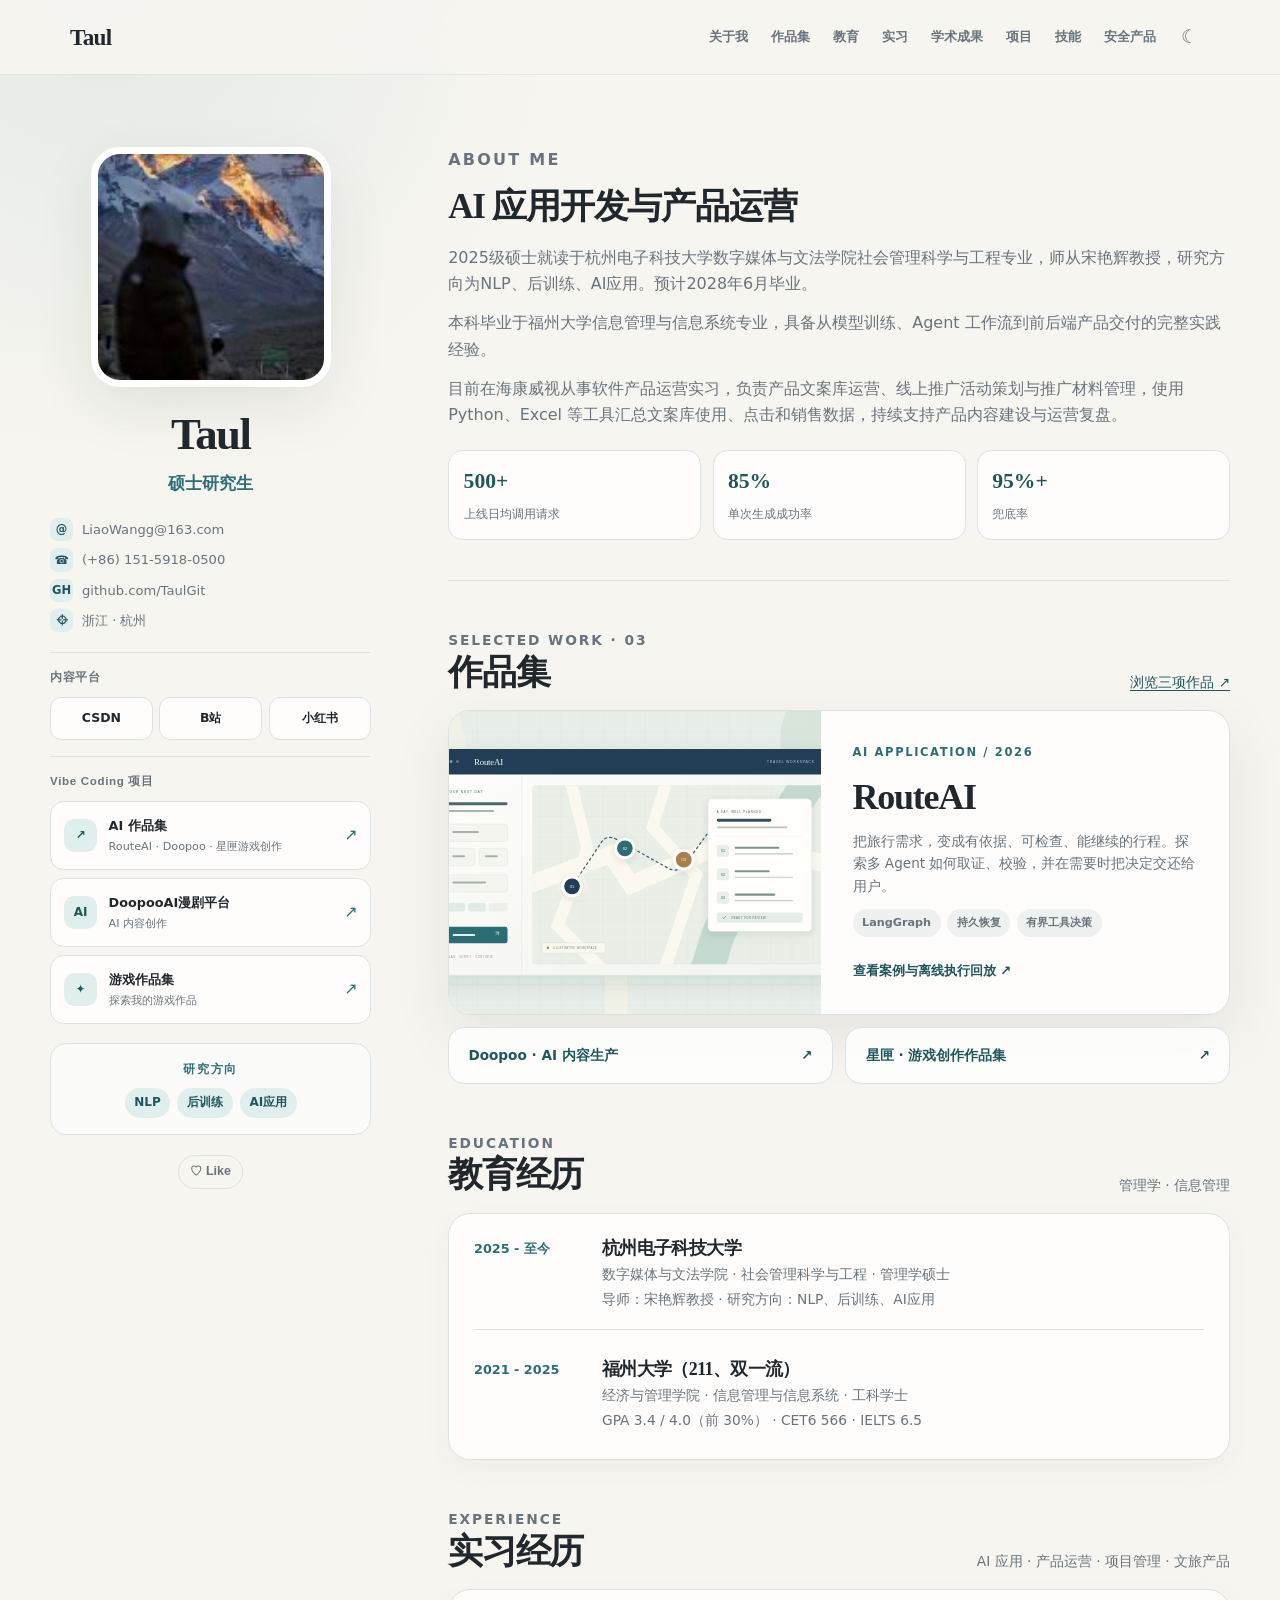
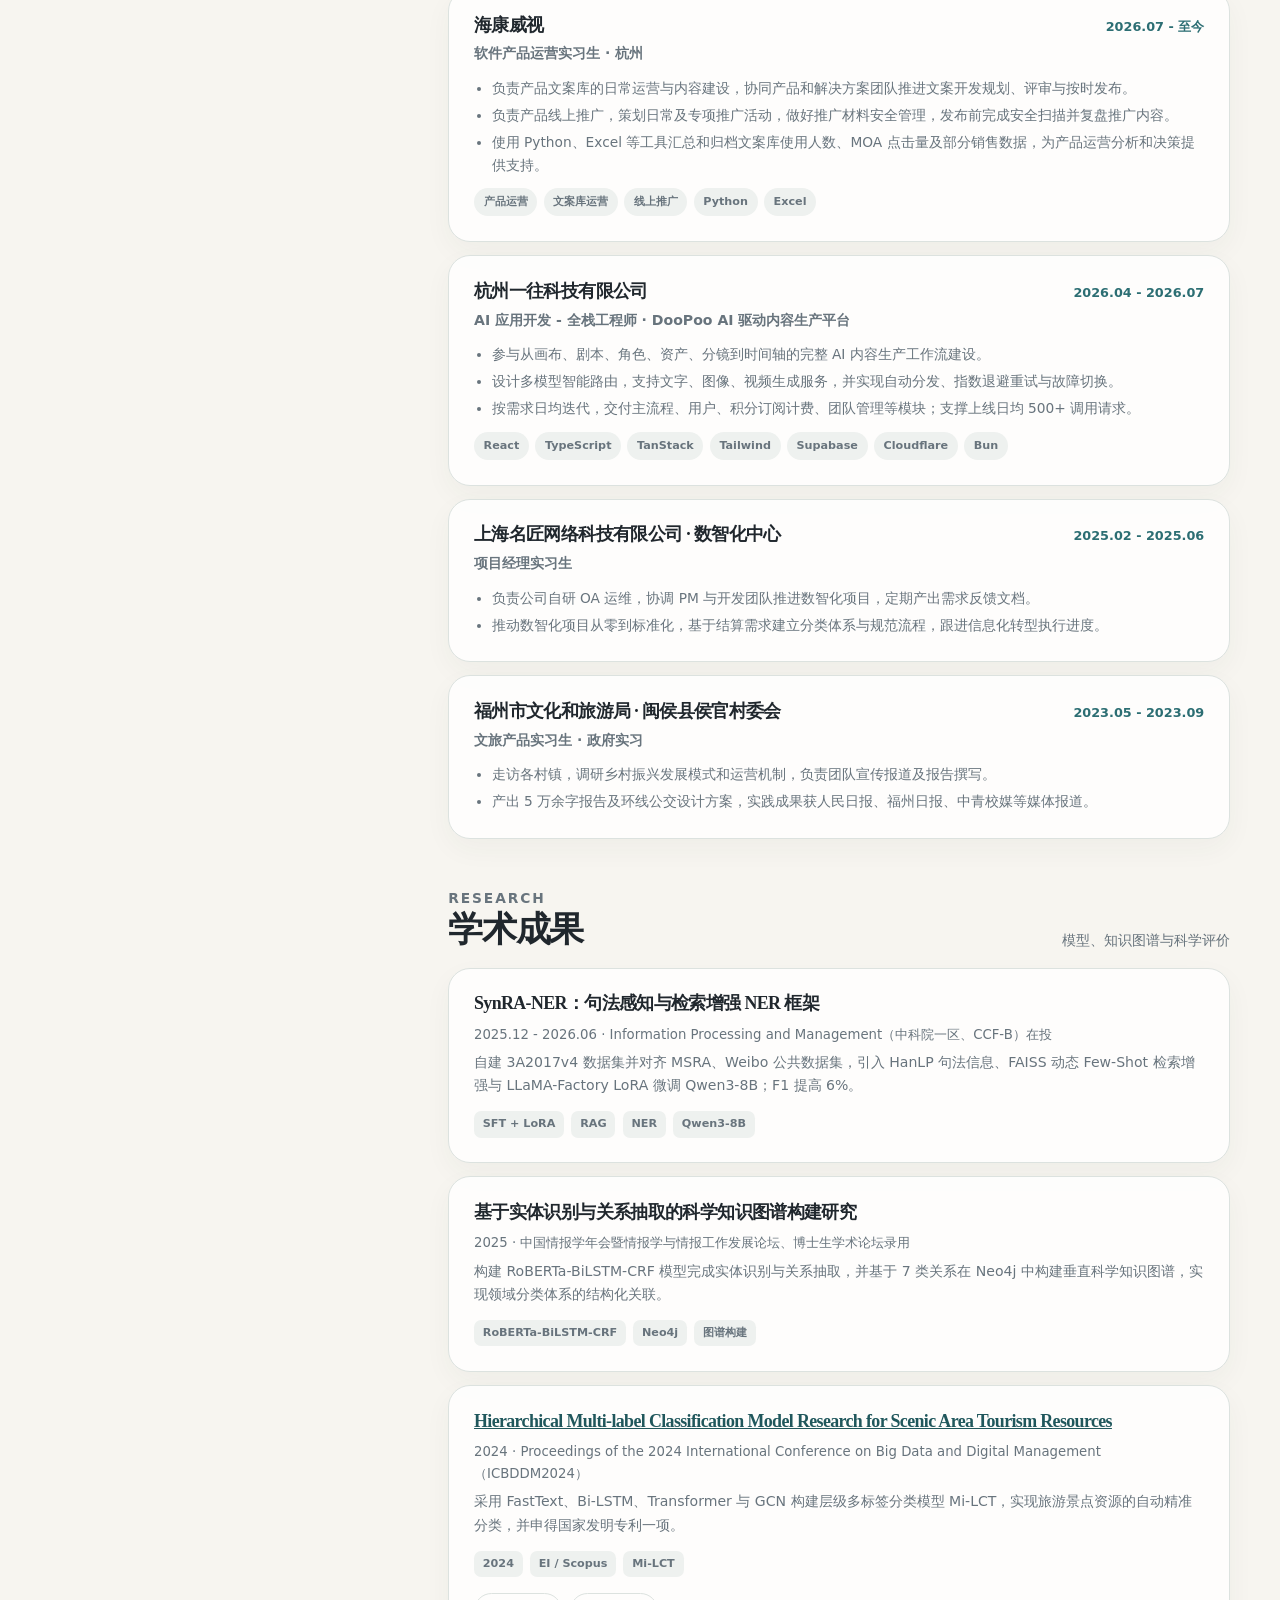
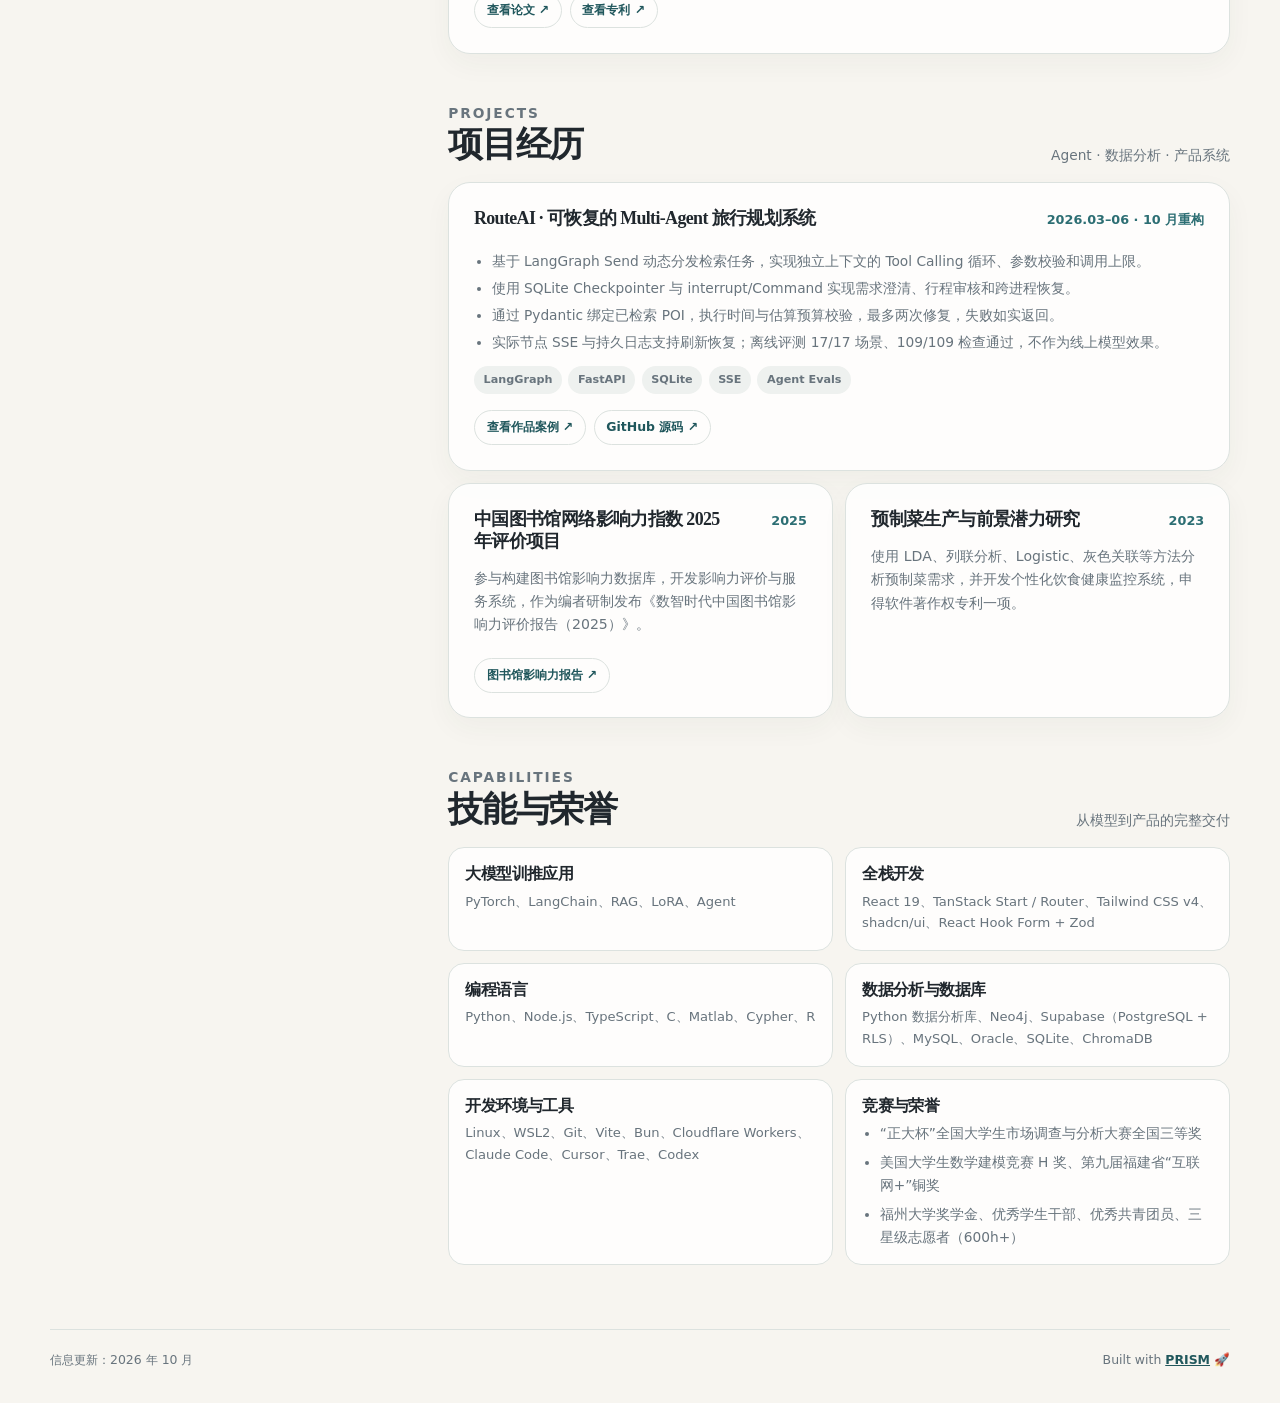
<file: index.html>
<!doctype html>
<html lang="zh-CN" data-theme="light">
  <head>
    <meta charset="UTF-8" />
    <meta name="viewport" content="width=device-width, initial-scale=1.0" />
    <meta name="description" content="Taul 的个人主页：NLP、后训练、AI应用与产品实践。" />
    <meta name="author" content="Taul" />
    <meta name="theme-color" content="#f7f5f0" />
    <link rel="icon" href="favicon.svg" type="image/svg+xml" />
    <link rel="alternate icon" href="profile.png" type="image/png" />
    <title>Taul · AI 应用与产品运营</title>
    <style>
      :root {
        color-scheme: light;
        --bg: #f7f5f0;
        --surface: rgba(255, 255, 255, 0.84);
        --surface-strong: #ffffff;
        --text: #20272d;
        --muted: #68747d;
        --faint: #eef1ef;
        --line: #dce2df;
        --accent: #2c6e73;
        --accent-strong: #20575c;
        --accent-soft: #e0efed;
        --warm: #9a6840;
        --shadow: 0 20px 60px rgba(34, 52, 49, 0.09);
        --radius: 22px;
      }

      html[data-theme="dark"] {
        color-scheme: dark;
        --bg: #17201f;
        --surface: rgba(31, 43, 42, 0.9);
        --surface-strong: #202c2b;
        --text: #edf3f0;
        --muted: #b4c1bd;
        --faint: #263533;
        --line: #3a4a47;
        --accent: #8ac9c3;
        --accent-strong: #b8e2dc;
        --accent-soft: #284c4a;
        --warm: #e0ad7d;
        --shadow: 0 20px 60px rgba(0, 0, 0, 0.2);
      }

      * { box-sizing: border-box; }
      html { scroll-behavior: smooth; }
      body {
        margin: 0;
        min-width: 320px;
        background: radial-gradient(circle at 8% 0%, rgba(125, 178, 171, 0.16), transparent 28rem), var(--bg);
        color: var(--text);
        font-family: Inter, "PingFang SC", "Microsoft YaHei", ui-sans-serif, system-ui, sans-serif;
        line-height: 1.65;
        transition: background-color 180ms ease, color 180ms ease;
      }

      a { color: inherit; }
      a:focus-visible, button:focus-visible { outline: 3px solid var(--accent); outline-offset: 3px; }
      .skip-link { position: fixed; left: 1rem; top: -5rem; z-index: 100; padding: .65rem .9rem; border-radius: .65rem; background: var(--accent); color: #fff; text-decoration: none; }
      .skip-link:focus { top: 1rem; }

      .site-header {
        position: sticky;
        top: 0;
        z-index: 20;
        border-bottom: 1px solid color-mix(in srgb, var(--line) 70%, transparent);
        background: color-mix(in srgb, var(--bg) 86%, transparent);
        backdrop-filter: blur(18px);
      }

      .nav { display: flex; align-items: center; justify-content: space-between; max-width: 1180px; min-height: 4.6rem; margin: 0 auto; padding: 0 1.25rem; }
      .brand { color: var(--text); font-family: Georgia, "Songti SC", "SimSun", serif; font-size: 1.45rem; font-weight: 700; letter-spacing: -.03em; text-decoration: none; }
      .nav-actions, .nav-links { display: flex; align-items: center; gap: .2rem; }
      .nav-links a, .icon-button, .menu-button { border: 0; border-radius: .75rem; color: var(--muted); background: transparent; cursor: pointer; font: inherit; text-decoration: none; transition: color 160ms ease, background 160ms ease; }
      .nav-links a { padding: .55rem .62rem; font-size: .82rem; font-weight: 700; }
      .nav-links a:hover, .icon-button:hover, .menu-button:hover { color: var(--accent-strong); background: var(--accent-soft); }
      .icon-button, .menu-button { display: inline-grid; width: 2.55rem; height: 2.55rem; place-items: center; font-size: 1.15rem; }
      .menu-button { display: none; }
      .mobile-links { display: none; max-width: 1180px; margin: 0 auto; padding: 0 1.25rem 1rem; }
      .mobile-links.is-open { display: grid; gap: .2rem; }
      .mobile-links a { padding: .7rem .8rem; border-radius: .7rem; color: var(--muted); text-decoration: none; }
      .mobile-links a:hover { background: var(--accent-soft); color: var(--accent-strong); }

      .page { width: min(100% - 2.5rem, 1180px); margin: 0 auto; padding: 4.5rem 0 2rem; }
      .hero { display: grid; grid-template-columns: minmax(230px, .74fr) minmax(0, 1.8fr); gap: clamp(2.5rem, 6vw, 5.5rem); align-items: start; }
      .profile { text-align: center; }
      .avatar { display: block; width: min(100%, 15rem); height: auto; aspect-ratio: 1; margin: 0 auto 1.35rem; border: .45rem solid var(--surface-strong); border-radius: 1.8rem; box-shadow: var(--shadow); object-fit: cover; object-position: center top; }
      h1, h2, h3 { margin: 0; font-family: Georgia, "Songti SC", "SimSun", serif; letter-spacing: -.035em; line-height: 1.2; }
      h1 { font-size: clamp(2rem, 4vw, 2.8rem); }
      h2 { font-size: clamp(1.65rem, 3vw, 2.2rem); }
      h3 { font-size: 1.12rem; }
      .profile-title { margin: .48rem 0 .12rem; color: var(--accent); font-size: 1.05rem; font-weight: 800; }
      .profile-institution, .muted { color: var(--muted); }

      .contact-list { display: grid; gap: .45rem; margin: 1.3rem 0 1.25rem; text-align: left; }
      .contact-list a { display: flex; align-items: center; gap: .55rem; color: var(--muted); font-size: .82rem; text-decoration: none; overflow-wrap: anywhere; }
      .contact-list a:hover { color: var(--accent-strong); }
      .contact-icon { display: inline-grid; width: 1.45rem; height: 1.45rem; flex: 0 0 1.45rem; place-items: center; border-radius: .45rem; background: var(--accent-soft); color: var(--accent-strong); font-size: .72rem; font-weight: 800; }
      .profile-links { display: grid; gap: 1rem; margin: 1.2rem 0; text-align: left; }
      .link-group { padding-top: 1rem; border-top: 1px solid var(--line); }
      .link-heading { margin: 0 0 .65rem; color: var(--muted); font: 700 .72rem/1.5 Inter, "PingFang SC", sans-serif; letter-spacing: .06em; }
      .social-links { display: grid; grid-template-columns: repeat(3, minmax(0, 1fr)); gap: .4rem; }
      .social-link { display: flex; min-height: 2.7rem; align-items: center; justify-content: center; border: 1px solid var(--line); border-radius: .7rem; background: var(--surface); color: var(--text); font-size: .78rem; font-weight: 700; text-decoration: none; transition: background 160ms ease, border-color 160ms ease; }
      .social-link:hover, .work-link:hover { border-color: var(--accent); background: var(--accent-soft); }
      .work-links { display: grid; gap: .5rem; }
      .work-link { display: flex; align-items: center; gap: .7rem; padding: .8rem; border: 1px solid var(--line); border-radius: .85rem; background: var(--surface); text-decoration: none; transition: background 160ms ease, border-color 160ms ease; }
      .work-symbol { display: grid; width: 2.1rem; height: 2.1rem; flex: 0 0 2.1rem; place-items: center; border-radius: .65rem; background: var(--accent-soft); color: var(--accent-strong); font-size: .75rem; font-weight: 800; }
      .work-copy { min-width: 0; }
      .work-copy strong { display: block; font-size: .8rem; }
      .work-copy small { display: block; margin-top: .12rem; color: var(--muted); font-size: .7rem; }
      .link-arrow { margin-left: auto; color: var(--accent); }
      .interest-box { padding: 1rem; border: 1px solid var(--line); border-radius: 1rem; background: color-mix(in srgb, var(--surface) 72%, transparent); }
      .eyebrow { margin: 0 0 .55rem; color: var(--accent); font-size: .72rem; font-weight: 800; letter-spacing: .14em; text-transform: uppercase; }
      .tags { display: flex; flex-wrap: wrap; justify-content: center; gap: .45rem; }
      .tag, .chip { padding: .3rem .6rem; border-radius: 999px; background: var(--accent-soft); color: var(--accent-strong); font-size: .75rem; font-weight: 700; }
      .content { min-width: 0; }
      .intro { max-width: 52rem; padding-bottom: 2.5rem; border-bottom: 1px solid var(--line); }
      .intro h2 { margin-bottom: 1.05rem; }
      .intro p { margin: 0 0 .8rem; color: var(--muted); font-size: 1rem; }
      .intro a, .card a, .publication a, .project a, .cv-card a { color: var(--accent-strong); font-weight: 700; }

      .metrics { display: grid; grid-template-columns: repeat(3, 1fr); gap: .7rem; margin-top: 1.35rem; }
      .metric { padding: .8rem .9rem; border: 1px solid var(--line); border-radius: .9rem; background: var(--surface); }
      .metric strong { display: block; color: var(--accent-strong); font-family: Georgia, "Songti SC", serif; font-size: 1.35rem; }
      .metric span { color: var(--muted); font-size: .75rem; }

      .section { padding-top: 3rem; scroll-margin-top: 6rem; }
      .section-heading { display: flex; align-items: end; justify-content: space-between; gap: 1rem; margin-bottom: 1rem; }
      .section-heading p { margin: 0; color: var(--muted); font-size: .86rem; }
      .card, .publication, .project, .cv-card { padding: clamp(1.15rem, 2.5vw, 1.55rem); border: 1px solid var(--line); border-radius: var(--radius); background: var(--surface); box-shadow: 0 10px 28px rgba(40, 60, 56, .045); }
      .card + .card, .publication + .publication, .project + .project { margin-top: .8rem; }
      .card-heading { display: flex; justify-content: space-between; gap: 1rem; align-items: baseline; }
      .card-heading h3 { max-width: 75%; }
      .date { flex: 0 0 auto; color: var(--accent); font-size: .8rem; font-weight: 800; white-space: nowrap; }
      .role { margin: .25rem 0 .6rem; color: var(--warm); font-size: .87rem; font-weight: 800; }
      .card p, .card ul, .publication p, .project p, .cv-card p { color: var(--muted); font-size: .88rem; }
      .card p, .publication p, .project p { margin: .35rem 0; }
      .bullet-list { display: grid; gap: .28rem; margin: .7rem 0 0; padding-left: 1.1rem; }
      .bullet-list li { color: var(--muted); font-size: .86rem; }
      .bullet-list strong { color: var(--text); }
      .stack { display: flex; flex-wrap: wrap; gap: .4rem; margin-top: .75rem; }
      .chip { background: var(--faint); color: var(--muted); font-size: .7rem; }

      .education-list { display: grid; gap: .8rem; }
      .education-item { display: grid; grid-template-columns: 7rem 1fr; gap: 1rem; padding: 1rem 0; border-bottom: 1px solid var(--line); }
      .education-item:first-child { padding-top: 0; }
      .education-item:last-child { border-bottom: 0; padding-bottom: 0; }
      .education-year { color: var(--accent); font-size: .8rem; font-weight: 800; }
      .education-item h3 { margin-bottom: .2rem; }
      .education-item p { margin: .15rem 0; color: var(--muted); font-size: .86rem; }

      .publication h3, .project h3 { margin-bottom: .55rem; }
      .publication .authors, .publication .venue, .project .project-meta { margin: .25rem 0; color: var(--muted); font-size: .83rem; }
      .publication .venue { font-style: italic; }
      .publication-meta { display: flex; flex-wrap: wrap; gap: .45rem; margin-top: .85rem; }
      .year, .type { padding: .25rem .55rem; border-radius: .45rem; background: var(--faint); color: var(--muted); font-size: .7rem; font-weight: 700; }
      .publication-action { display: flex; flex-wrap: wrap; gap: .5rem; margin-top: 1rem; }
      .pill-link, .like-button { display: inline-flex; align-items: center; gap: .45rem; min-height: 2.15rem; padding: .38rem .72rem; border: 1px solid var(--line); border-radius: 999px; color: var(--muted); background: transparent; font-size: .78rem; font-weight: 800; text-decoration: none; }
      .pill-link:hover { border-color: var(--accent); color: var(--accent-strong); }

      .two-col > .project { display: flex; flex-direction: column; margin-top: 0; }
      .two-col > .project .publication-action { margin-top: auto; padding-top: 1rem; }
      .project + .two-col { margin-top: .8rem; }
      .two-col { display: grid; grid-template-columns: 1fr 1fr; gap: .8rem; }
      .portfolio-feature { display: grid; grid-template-columns: 1fr 1.1fr; overflow: hidden; border: 1px solid var(--line); border-radius: var(--radius); background: var(--surface); text-decoration: none; box-shadow: var(--shadow); transition: border-color 180ms ease, transform 180ms ease; }
      .portfolio-feature:hover { border-color: var(--accent); transform: translateY(-3px); }
      .portfolio-feature img { width: 100%; height: 100%; min-height: 240px; object-fit: cover; background: #e8eeeb; }
      .portfolio-feature-copy { display: flex; flex-direction: column; align-items: start; padding: clamp(1.3rem, 3vw, 2rem); }
      .portfolio-feature-copy h3 { font-size: clamp(1.7rem, 3vw, 2.25rem); margin: .35rem 0 .65rem; }
      .portfolio-feature-copy > p:not(.eyebrow) { margin: 0; color: var(--muted); font-size: .85rem; }
      .portfolio-feature-copy .portfolio-link { margin-top: auto; padding-top: 1.4rem; color: var(--accent-strong); font-size: .83rem; font-weight: 800; }
      .portfolio-shortcuts { display: grid; grid-template-columns: 1fr 1fr; gap: .8rem; margin-top: .8rem; }
      .portfolio-shortcuts a { display: flex; justify-content: space-between; align-items: center; gap: 1rem; padding: 1rem 1.2rem; border: 1px solid var(--line); border-radius: 1rem; background: var(--surface); color: var(--accent-strong); text-decoration: none; font-size: .85rem; font-weight: 700; }
      .portfolio-shortcuts a:hover { background: var(--accent-soft); border-color: var(--accent); }
      .skills-grid { display: grid; grid-template-columns: repeat(2, 1fr); gap: .75rem; }
      .skill-group { padding: 1rem; border: 1px solid var(--line); border-radius: 1rem; background: var(--surface); }
      .skill-group h3 { margin-bottom: .45rem; font-size: 1rem; }
      .skill-group p { margin: 0; color: var(--muted); font-size: .82rem; }
      .honors { margin: 0; padding-left: 1.1rem; color: var(--muted); font-size: .86rem; }
      .honors li + li { margin-top: .4rem; }

      .like-button { margin-top: 1.25rem; cursor: pointer; }
      .like-button:hover, .like-button[aria-pressed="true"] { border-color: #c06b71; color: #a84e58; background: color-mix(in srgb, #f5d9db 32%, transparent); }
      footer { display: flex; flex-wrap: wrap; justify-content: space-between; gap: .7rem; margin-top: 4rem; padding-top: 1.25rem; border-top: 1px solid var(--line); color: var(--muted); font-size: .78rem; }
      footer a { color: var(--accent-strong); font-weight: 700; }

      @media (max-width: 900px) {
        .nav-links a { padding-inline: .45rem; font-size: .76rem; }
        .hero { grid-template-columns: minmax(210px, .68fr) minmax(0, 1.5fr); gap: 2.5rem; }
      }
      @media (max-width: 760px) {
        .nav-links { display: none; }
        .menu-button { display: inline-grid; }
        .page { width: min(100% - 1.5rem, 1180px); padding-top: 2.5rem; }
        .hero { grid-template-columns: 1fr; gap: 2.5rem; }
        .profile { position: static; }
        .profile .avatar { width: 12rem; }
        .contact-list, .profile-links, .interest-box { width: 100%; max-width: 26rem; margin-left: auto; margin-right: auto; }
        .intro { padding-bottom: 2rem; }
        .two-col, .skills-grid { grid-template-columns: 1fr; }
        .portfolio-feature { grid-template-columns: 1fr; }
        .portfolio-feature img { min-height: 0; height: auto; aspect-ratio: 16 / 10; }
        .portfolio-shortcuts { grid-template-columns: 1fr; }
      }
      @media (max-width: 480px) {
        .metrics { grid-template-columns: 1fr; }
        .education-item { grid-template-columns: 1fr; gap: .15rem; }
        .card-heading { display: block; }
        .card-heading h3 { max-width: none; }
        .date { display: block; margin-top: .3rem; }
      }
      @media (prefers-reduced-motion: reduce) {
        html { scroll-behavior: auto; }
        *, *::before, *::after { transition-duration: .01ms !important; }
      }
    </style>
  </head>
  <body>
    <a class="skip-link" href="#main-content">跳到主要内容</a>
    <header class="site-header">
      <nav class="nav" aria-label="主导航">
        <a class="brand" href="#top">Taul</a>
        <div class="nav-actions">
          <div class="nav-links">
            <a href="#about">关于我</a>
            <a href="portfolio.html">作品集</a>
            <a href="#education">教育</a>
            <a href="#experience">实习</a>
            <a href="#publications">学术成果</a>
            <a href="#projects">项目</a>
            <a href="#skills">技能</a>
            <a href="bytedance.html">安全产品</a>
          </div>
          <button class="icon-button" id="theme-toggle" type="button" aria-label="切换到深色模式" title="切换主题">☾</button>
          <button class="menu-button" id="menu-toggle" type="button" aria-expanded="false" aria-controls="mobile-links" aria-label="打开主菜单">☰</button>
        </div>
      </nav>
      <div class="mobile-links" id="mobile-links">
        <a href="#about">关于我</a>
        <a href="portfolio.html">作品集</a>
        <a href="#education">教育</a>
        <a href="#experience">实习</a>
        <a href="#publications">学术成果</a>
        <a href="#projects">项目</a>
        <a href="#skills">技能</a>
        <a href="bytedance.html">安全产品</a>
      </div>
    </header>

    <main class="page" id="top" tabindex="-1">
      <div class="hero">
        <aside class="profile" aria-label="个人信息">
          <img class="avatar" src="profile.png" alt="Taul 的旅行照片" width="132" height="132" />
          <h1>Taul</h1>
          <p class="profile-title">硕士研究生</p>

          <div class="contact-list" aria-label="联系方式">
            <a href="mailto:LiaoWangg@163.com"><span class="contact-icon">@</span>LiaoWangg@163.com</a>
            <a href="tel:+8615159180500"><span class="contact-icon">☎</span>(+86) 151-5918-0500</a>
            <a href="https://github.com/TaulGit" target="_blank" rel="noopener noreferrer"><span class="contact-icon">GH</span>github.com/TaulGit</a>
            <a href="https://ditu.amap.com/search?query=%E6%9D%AD%E5%B7%9E" target="_blank" rel="noopener noreferrer"><span class="contact-icon">⌖</span>浙江 · 杭州</a>
          </div>

          <div class="profile-links">
            <section class="link-group" aria-labelledby="social-heading">
              <h2 class="link-heading" id="social-heading">内容平台</h2>
              <div class="social-links">
                <a class="social-link" href="https://blog.csdn.net/m0_67262022?spm=1000.2115.3001.5343" target="_blank" rel="noopener noreferrer">CSDN</a>
                <a class="social-link" href="https://space.bilibili.com/446316673?spm_id_from=333.1007.0.0" target="_blank" rel="noopener noreferrer">B站</a>
                <a class="social-link" href="https://www.xiaohongshu.com/user/profile/6246e67e00000000210217cc" target="_blank" rel="noopener noreferrer">小红书</a>
              </div>
            </section>
            <section class="link-group" aria-labelledby="work-heading">
              <h2 class="link-heading" id="work-heading">Vibe Coding 项目</h2>
              <div class="work-links">
                <a class="work-link" href="portfolio.html"><span class="work-symbol" aria-hidden="true">↗</span><span class="work-copy"><strong>AI 作品集</strong><small>RouteAI · Doopoo · 星匣游戏创作</small></span><span class="link-arrow" aria-hidden="true">↗</span></a>
                <a class="work-link" href="https://doopoo.ai/" target="_blank" rel="noopener noreferrer"><span class="work-symbol" aria-hidden="true">AI</span><span class="work-copy"><strong>DoopooAI漫剧平台</strong><small>AI 内容创作</small></span><span class="link-arrow" aria-hidden="true">↗</span></a>
                <a class="work-link" href="https://game.virtualoverapp.com/user/46900" target="_blank" rel="noopener noreferrer"><span class="work-symbol" aria-hidden="true">✦</span><span class="work-copy"><strong>游戏作品集</strong><small>探索我的游戏作品</small></span><span class="link-arrow" aria-hidden="true">↗</span></a>
              </div>
            </section>
          </div>

          <div class="interest-box">
            <p class="eyebrow">研究方向</p>
            <div class="tags">
              <span class="tag">NLP</span>
              <span class="tag">后训练</span>
              <span class="tag">AI应用</span>
            </div>
          </div>
          <button class="like-button" id="like-button" type="button" aria-pressed="false">♡ Like</button>
        </aside>

        <div class="content" id="main-content">
          <section class="intro" id="about" aria-labelledby="about-title">
            <p class="eyebrow">About me</p>
            <h2 id="about-title">AI 应用开发与产品运营</h2>
            <p>2025级硕士就读于杭州电子科技大学数字媒体与文法学院社会管理科学与工程专业，师从宋艳辉教授，研究方向为NLP、后训练、AI应用。预计2028年6月毕业。</p>
            <p>本科毕业于福州大学信息管理与信息系统专业，具备从模型训练、Agent 工作流到前后端产品交付的完整实践经验。</p>
            <p>目前在海康威视从事软件产品运营实习，负责产品文案库运营、线上推广活动策划与推广材料管理，使用 Python、Excel 等工具汇总文案库使用、点击和销售数据，持续支持产品内容建设与运营复盘。</p>
            <div class="metrics" aria-label="工作成果概览">
              <div class="metric"><strong>500+</strong><span>上线日均调用请求</span></div>
              <div class="metric"><strong>85%</strong><span>单次生成成功率</span></div>
              <div class="metric"><strong>95%+</strong><span>兜底率</span></div>
            </div>
          </section>

          <section class="section" id="portfolio" aria-labelledby="portfolio-title">
            <div class="section-heading">
              <div><p class="eyebrow">Selected work · 03</p><h2 id="portfolio-title">作品集</h2></div>
              <p><a href="portfolio.html" style="color: var(--accent-strong); text-underline-offset: .25em;">浏览三项作品 ↗</a></p>
            </div>
            <a class="portfolio-feature" href="portfolio/routeai.html" aria-label="查看 RouteAI 多 Agent 旅行规划案例">
              <img src="assets/routeai-cover.svg" alt="RouteAI 路线与 Agent 工作台设计示意" width="800" height="500" loading="lazy" />
              <div class="portfolio-feature-copy">
                <p class="eyebrow">AI application / 2026</p>
                <h3>RouteAI</h3>
                <p>把旅行需求，变成有依据、可检查、能继续的行程。探索多 Agent 如何取证、校验，并在需要时把决定交还给用户。</p>
                <div class="stack"><span class="chip">LangGraph</span><span class="chip">持久恢复</span><span class="chip">有界工具决策</span></div>
                <span class="portfolio-link">查看案例与离线执行回放 ↗</span>
              </div>
            </a>
            <div class="portfolio-shortcuts">
              <a href="portfolio.html#doopoo"><span>Doopoo · AI 内容生产</span><span aria-hidden="true">↗</span></a>
              <a href="portfolio.html#star-letter"><span>星匣 · 游戏创作作品集</span><span aria-hidden="true">↗</span></a>
            </div>
          </section>

          <section class="section" id="education" aria-labelledby="education-title">
            <div class="section-heading">
              <div><p class="eyebrow">Education</p><h2 id="education-title">教育经历</h2></div>
              <p>管理学 · 信息管理</p>
            </div>
            <div class="card education-list">
              <div class="education-item">
                <div class="education-year">2025 - 至今</div>
                <div>
                  <h3>杭州电子科技大学</h3>
                  <p>数字媒体与文法学院 · 社会管理科学与工程 · 管理学硕士</p>
                  <p>导师：宋艳辉教授 · 研究方向：NLP、后训练、AI应用</p>
                </div>
              </div>
              <div class="education-item">
                <div class="education-year">2021 - 2025</div>
                <div>
                  <h3>福州大学（211、双一流）</h3>
                  <p>经济与管理学院 · 信息管理与信息系统 · 工科学士</p>
                  <p>GPA 3.4 / 4.0（前 30%） · CET6 566 · IELTS 6.5</p>
                </div>
              </div>
            </div>
          </section>

          <section class="section" id="experience" aria-labelledby="experience-title">
            <div class="section-heading">
              <div><p class="eyebrow">Experience</p><h2 id="experience-title">实习经历</h2></div>
              <p>AI 应用 · 产品运营 · 项目管理 · 文旅产品</p>
            </div>
            <article class="card">
              <div class="card-heading"><h3>海康威视</h3><time class="date" datetime="2026-07">2026.07 - 至今</time></div>
              <p class="role">软件产品运营实习生 · 杭州</p>
              <ul class="bullet-list">
                <li>负责产品文案库的日常运营与内容建设，协同产品和解决方案团队推进文案开发规划、评审与按时发布。</li>
                <li>负责产品线上推广，策划日常及专项推广活动，做好推广材料安全管理，发布前完成安全扫描并复盘推广内容。</li>
                <li>使用 Python、Excel 等工具汇总和归档文案库使用人数、MOA 点击量及部分销售数据，为产品运营分析和决策提供支持。</li>
              </ul>
              <div class="stack"><span class="chip">产品运营</span><span class="chip">文案库运营</span><span class="chip">线上推广</span><span class="chip">Python</span><span class="chip">Excel</span></div>
            </article>
            <article class="card">
              <div class="card-heading"><h3>杭州一往科技有限公司</h3><time class="date" datetime="2026-04">2026.04 - 2026.07</time></div>
              <p class="role">AI 应用开发 - 全栈工程师 · DooPoo AI 驱动内容生产平台</p>
              <ul class="bullet-list">
                <li>参与从画布、剧本、角色、资产、分镜到时间轴的完整 AI 内容生产工作流建设。</li>
                <li>设计多模型智能路由，支持文字、图像、视频生成服务，并实现自动分发、指数退避重试与故障切换。</li>
                <li>按需求日均迭代，交付主流程、用户、积分订阅计费、团队管理等模块；支撑上线日均 500+ 调用请求。</li>
              </ul>
              <div class="stack"><span class="chip">React</span><span class="chip">TypeScript</span><span class="chip">TanStack</span><span class="chip">Tailwind</span><span class="chip">Supabase</span><span class="chip">Cloudflare</span><span class="chip">Bun</span></div>
            </article>
            <article class="card">
              <div class="card-heading"><h3>上海名匠网络科技有限公司 · 数智化中心</h3><time class="date" datetime="2025-02">2025.02 - 2025.06</time></div>
              <p class="role">项目经理实习生</p>
              <ul class="bullet-list">
                <li>负责公司自研 OA 运维，协调 PM 与开发团队推进数智化项目，定期产出需求反馈文档。</li>
                <li>推动数智化项目从零到标准化，基于结算需求建立分类体系与规范流程，跟进信息化转型执行进度。</li>
              </ul>
            </article>
            <article class="card">
              <div class="card-heading"><h3>福州市文化和旅游局 · 闽侯县侯官村委会</h3><time class="date" datetime="2023-05">2023.05 - 2023.09</time></div>
              <p class="role">文旅产品实习生 · 政府实习</p>
              <ul class="bullet-list">
                <li>走访各村镇，调研乡村振兴发展模式和运营机制，负责团队宣传报道及报告撰写。</li>
                <li>产出 5 万余字报告及环线公交设计方案，实践成果获人民日报、福州日报、中青校媒等媒体报道。</li>
              </ul>
            </article>
          </section>

          <section class="section" id="publications" aria-labelledby="publications-title">
            <div class="section-heading">
              <div><p class="eyebrow">Research</p><h2 id="publications-title">学术成果</h2></div>
              <p>模型、知识图谱与科学评价</p>
            </div>
            <article class="publication">
              <h3>SynRA-NER：句法感知与检索增强 NER 框架</h3>
              <p class="authors">2025.12 - 2026.06 · Information Processing and Management（中科院一区、CCF-B）在投</p>
              <p>自建 3A2017v4 数据集并对齐 MSRA、Weibo 公共数据集，引入 HanLP 句法信息、FAISS 动态 Few-Shot 检索增强与 LLaMA-Factory LoRA 微调 Qwen3-8B；F1 提高 6%。</p>
              <div class="publication-meta"><span class="year">SFT + LoRA</span><span class="type">RAG</span><span class="type">NER</span><span class="type">Qwen3-8B</span></div>
            </article>
            <article class="publication">
              <h3>基于实体识别与关系抽取的科学知识图谱构建研究</h3>
              <p class="authors">2025 · 中国情报学年会暨情报学与情报工作发展论坛、博士生学术论坛录用</p>
              <p>构建 RoBERTa-BiLSTM-CRF 模型完成实体识别与关系抽取，并基于 7 类关系在 Neo4j 中构建垂直科学知识图谱，实现领域分类体系的结构化关联。</p>
              <div class="publication-meta"><span class="year">RoBERTa-BiLSTM-CRF</span><span class="type">Neo4j</span><span class="type">图谱构建</span></div>
            </article>
            <article class="publication">
              <h3><a href="https://doi.org/10.1145/3696500.3696562" target="_blank" rel="noopener noreferrer">Hierarchical Multi-label Classification Model Research for Scenic Area Tourism Resources</a></h3>
              <p class="authors">2024 · Proceedings of the 2024 International Conference on Big Data and Digital Management（ICBDDM2024）</p>
              <p>采用 FastText、Bi-LSTM、Transformer 与 GCN 构建层级多标签分类模型 Mi-LCT，实现旅游景点资源的自动精准分类，并申得国家发明专利一项。</p>
              <div class="publication-meta"><span class="year">2024</span><span class="type">EI / Scopus</span><span class="type">Mi-LCT</span></div>
              <div class="publication-action"><a class="pill-link" href="https://doi.org/10.1145/3696500.3696562" target="_blank" rel="noopener noreferrer">查看论文 ↗</a><a class="pill-link" href="https://kns.cnki.net/kcms2/article/abstract?v=HTCMX8yYpPF-eGhBLXI3NRseemdi_pXIvvgHBHTKUpEI-ygYtcBl2NZEsRlpdljuDh5mSmjrmD3p34yyBX_8EJl_NLE-iL0xjUZ6u9EyxYpYGXwafQvobK2oHTwItzoWoABMuZtBkPLMuyFFjFTFpwCS6GVA2g5q9TPMEUhrHXmOainzcFvlrw==&amp;uniplatform=NZKPT&amp;language=CHS" target="_blank" rel="noopener noreferrer">查看专利 ↗</a></div>
            </article>
          </section>

          <section class="section" id="projects" aria-labelledby="projects-title">
            <div class="section-heading">
              <div><p class="eyebrow">Projects</p><h2 id="projects-title">项目经历</h2></div>
              <p>Agent · 数据分析 · 产品系统</p>
            </div>
            <article class="project">
              <div class="card-heading"><h3>RouteAI · 可恢复的 Multi-Agent 旅行规划系统</h3><time class="date" datetime="2026-10">2026.03–06 · 10 月重构</time></div>
              <ul class="bullet-list">
                <li>基于 LangGraph Send 动态分发检索任务，实现独立上下文的 Tool Calling 循环、参数校验和调用上限。</li>
                <li>使用 SQLite Checkpointer 与 interrupt/Command 实现需求澄清、行程审核和跨进程恢复。</li>
                <li>通过 Pydantic 绑定已检索 POI，执行时间与估算预算校验，最多两次修复，失败如实返回。</li>
                <li>实际节点 SSE 与持久日志支持刷新恢复；离线评测 17/17 场景、109/109 检查通过，不作为线上模型效果。</li>
              </ul>
              <div class="stack"><span class="chip">LangGraph</span><span class="chip">FastAPI</span><span class="chip">SQLite</span><span class="chip">SSE</span><span class="chip">Agent Evals</span></div>
              <div class="publication-action"><a class="pill-link" href="portfolio/routeai.html">查看作品案例 ↗</a><a class="pill-link" href="https://github.com/TaulGit/Route-AI" target="_blank" rel="noopener noreferrer">GitHub 源码 ↗</a></div>
            </article>
            <div class="two-col">
              <article class="project"><div class="card-heading"><h3>中国图书馆网络影响力指数 2025 年评价项目</h3><time class="date">2025</time></div><p>参与构建图书馆影响力数据库，开发影响力评价与服务系统，作为编者研制发布《数智时代中国图书馆影响力评价报告（2025）》。 </p><div class="publication-action"><a class="pill-link" href="https://rccse.whu.edu.cn/info/1061/2471.htm" target="_blank" rel="noopener noreferrer">图书馆影响力报告 ↗</a></div></article>
              <article class="project"><div class="card-heading"><h3>预制菜生产与前景潜力研究</h3><time class="date">2023</time></div><p>使用 LDA、列联分析、Logistic、灰色关联等方法分析预制菜需求，并开发个性化饮食健康监控系统，申得软件著作权专利一项。</p></article>
            </div>
          </section>

          <section class="section" id="skills" aria-labelledby="skills-title">
            <div class="section-heading">
              <div><p class="eyebrow">Capabilities</p><h2 id="skills-title">技能与荣誉</h2></div>
              <p>从模型到产品的完整交付</p>
            </div>
            <div class="skills-grid">
              <div class="skill-group"><h3>大模型训推应用</h3><p>PyTorch、LangChain、RAG、LoRA、Agent</p></div>
              <div class="skill-group"><h3>全栈开发</h3><p>React 19、TanStack Start / Router、Tailwind CSS v4、shadcn/ui、React Hook Form + Zod</p></div>
              <div class="skill-group"><h3>编程语言</h3><p>Python、Node.js、TypeScript、C、Matlab、Cypher、R</p></div>
              <div class="skill-group"><h3>数据分析与数据库</h3><p>Python 数据分析库、Neo4j、Supabase（PostgreSQL + RLS）、MySQL、Oracle、SQLite、ChromaDB</p></div>
              <div class="skill-group"><h3>开发环境与工具</h3><p>Linux、WSL2、Git、Vite、Bun、Cloudflare Workers、Claude Code、Cursor、Trae、Codex</p></div>
              <div class="skill-group"><h3>竞赛与荣誉</h3><ul class="honors"><li>“正大杯”全国大学生市场调查与分析大赛全国三等奖</li><li>美国大学生数学建模竞赛 H 奖、第九届福建省“互联网+”铜奖</li><li>福州大学奖学金、优秀学生干部、优秀共青团员、三星级志愿者（600h+）</li></ul></div>
            </div>
          </section>
        </div>
      </div>

      <footer>
        <span>信息更新：2026 年 10 月</span>
        <span>Built with <a href="https://github.com/xyjoey/PRISM" target="_blank" rel="noopener noreferrer">PRISM</a> 🚀</span>
      </footer>
    </main>

    <script>
      (() => {
        const root = document.documentElement;
        const themeToggle = document.getElementById('theme-toggle');
        const menuToggle = document.getElementById('menu-toggle');
        const mobileLinks = document.getElementById('mobile-links');
        const likeButton = document.getElementById('like-button');

        let savedTheme = null;
        try { savedTheme = localStorage.getItem('liao-wang-theme'); } catch (error) {}
        const initialTheme = savedTheme || (window.matchMedia('(prefers-color-scheme: dark)').matches ? 'dark' : 'light');

        const applyTheme = (theme) => {
          root.dataset.theme = theme;
          themeToggle.textContent = theme === 'dark' ? '☀' : '☾';
          themeToggle.setAttribute('aria-label', theme === 'dark' ? '切换到浅色模式' : '切换到深色模式');
          themeToggle.title = theme === 'dark' ? '切换到浅色模式' : '切换到深色模式';
          try { localStorage.setItem('liao-wang-theme', theme); } catch (error) {}
        };

        applyTheme(initialTheme);
        themeToggle.addEventListener('click', () => applyTheme(root.dataset.theme === 'dark' ? 'light' : 'dark'));

        menuToggle.addEventListener('click', () => {
          const isOpen = mobileLinks.classList.toggle('is-open');
          menuToggle.setAttribute('aria-expanded', String(isOpen));
          menuToggle.setAttribute('aria-label', isOpen ? '关闭主菜单' : '打开主菜单');
          menuToggle.textContent = isOpen ? '×' : '☰';
        });

        mobileLinks.querySelectorAll('a').forEach((link) => link.addEventListener('click', () => {
          mobileLinks.classList.remove('is-open');
          menuToggle.setAttribute('aria-expanded', 'false');
          menuToggle.setAttribute('aria-label', '打开主菜单');
          menuToggle.textContent = '☰';
        }));

        let liked = false;
        try { liked = localStorage.getItem('liao-wang-liked') === 'true'; } catch (error) {}
        const paintLike = () => {
          likeButton.setAttribute('aria-pressed', String(liked));
          likeButton.textContent = liked ? '♥ 已喜欢' : '♡ Like';
        };
        paintLike();
        likeButton.addEventListener('click', () => {
          liked = !liked;
          try { localStorage.setItem('liao-wang-liked', String(liked)); } catch (error) {}
          paintLike();
        });
      })();
    </script>
  </body>
</html>
</file>
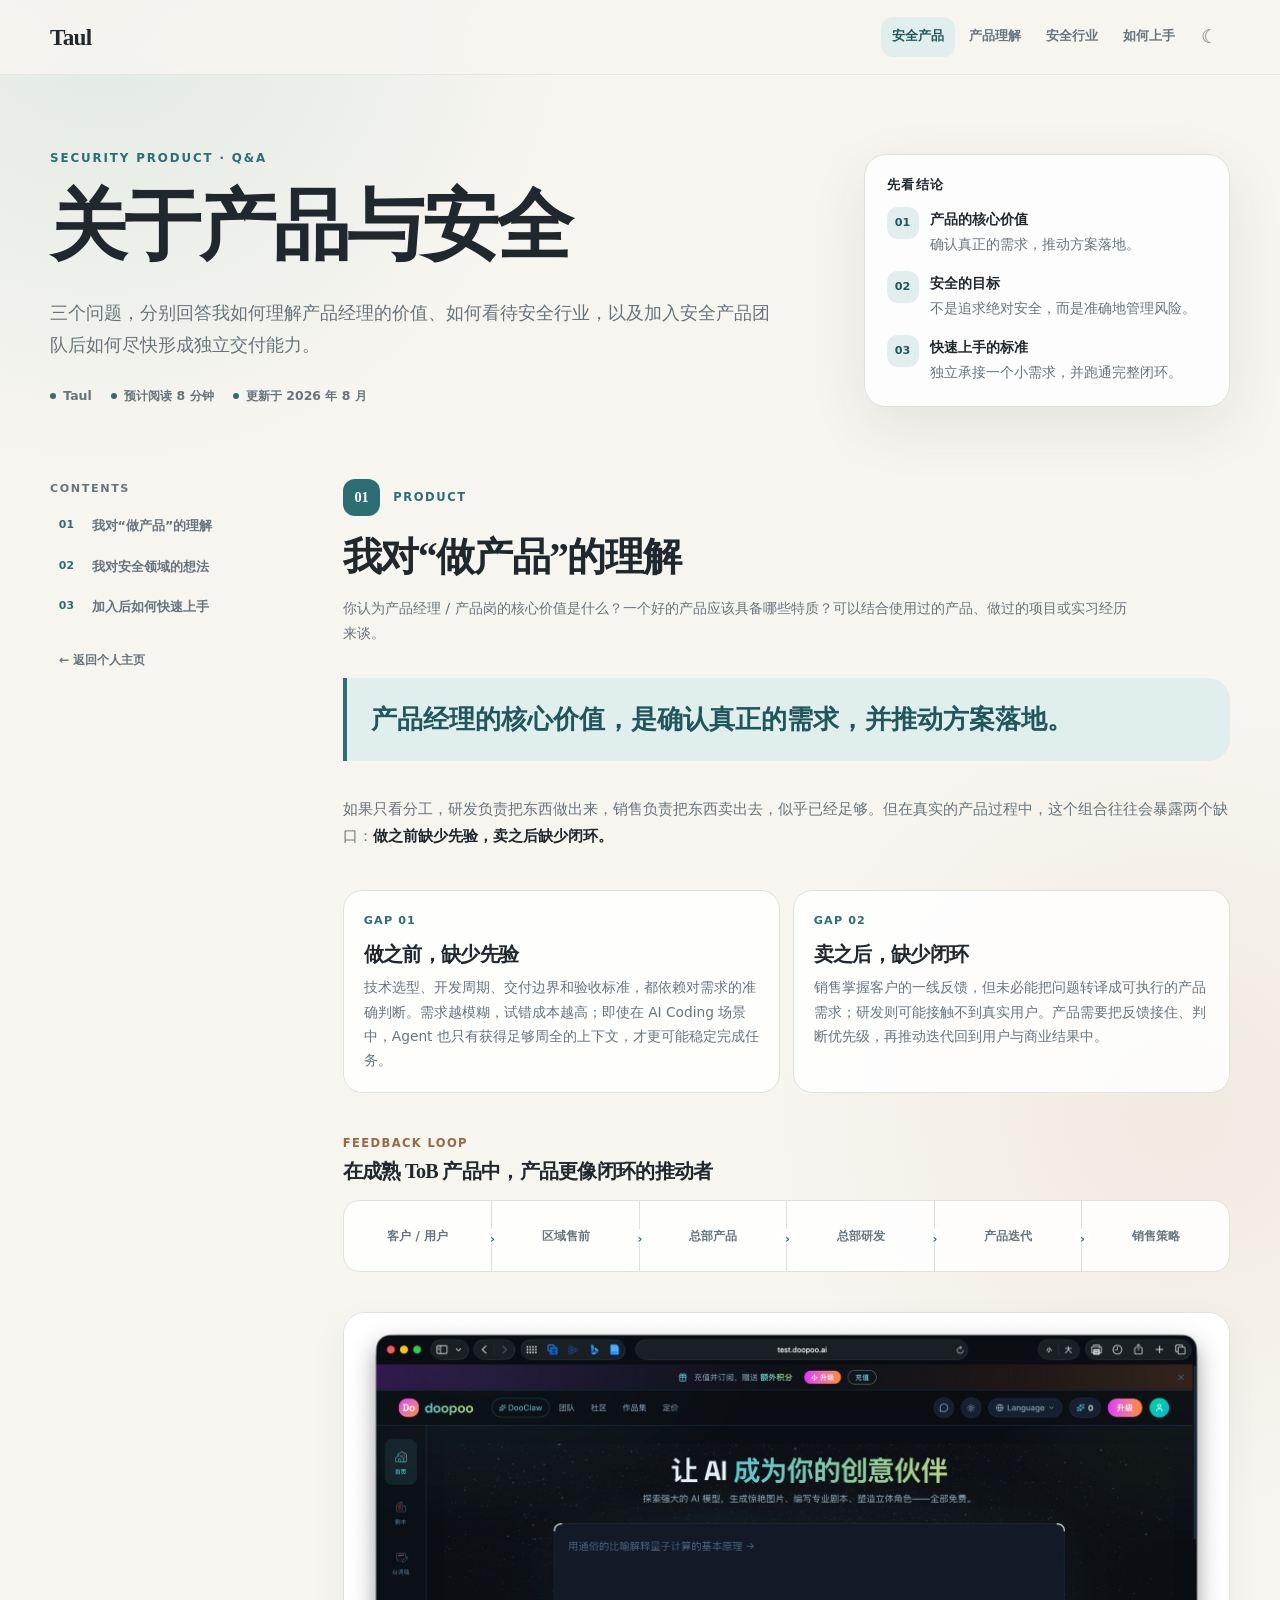
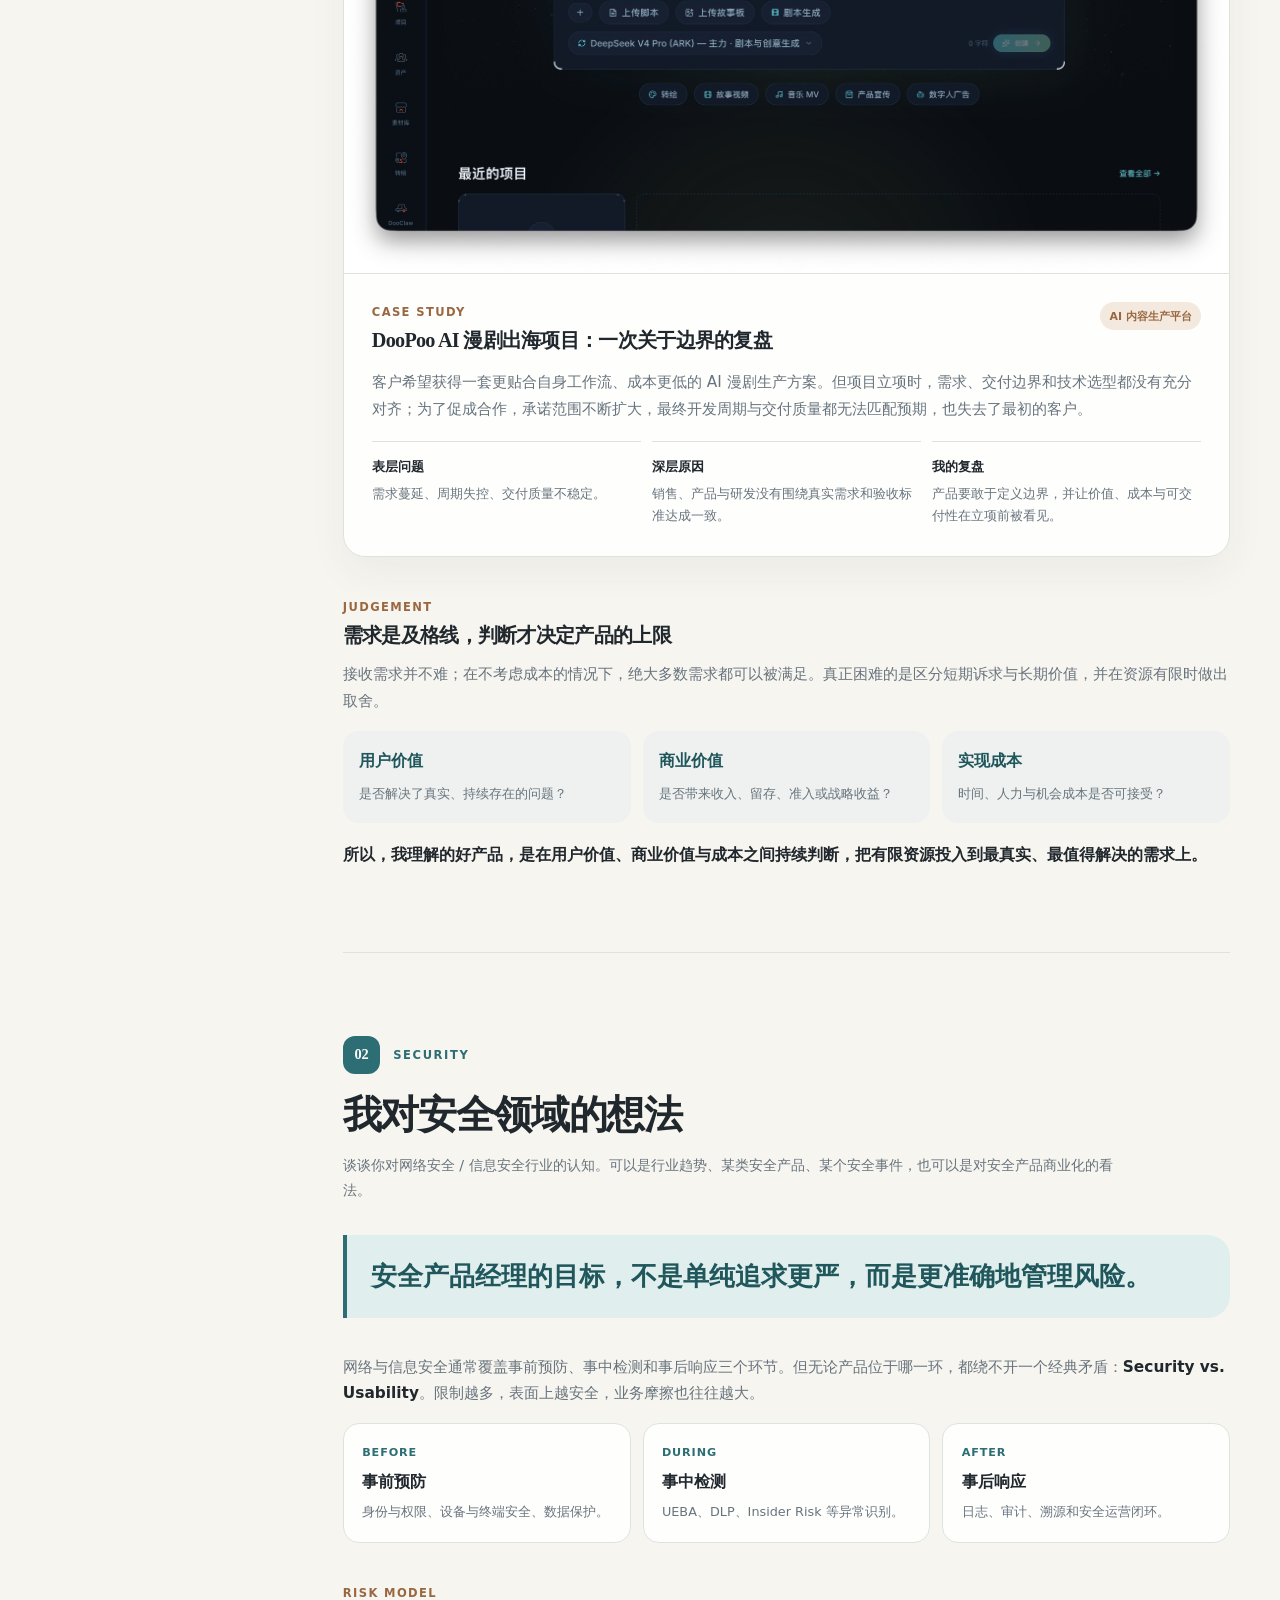
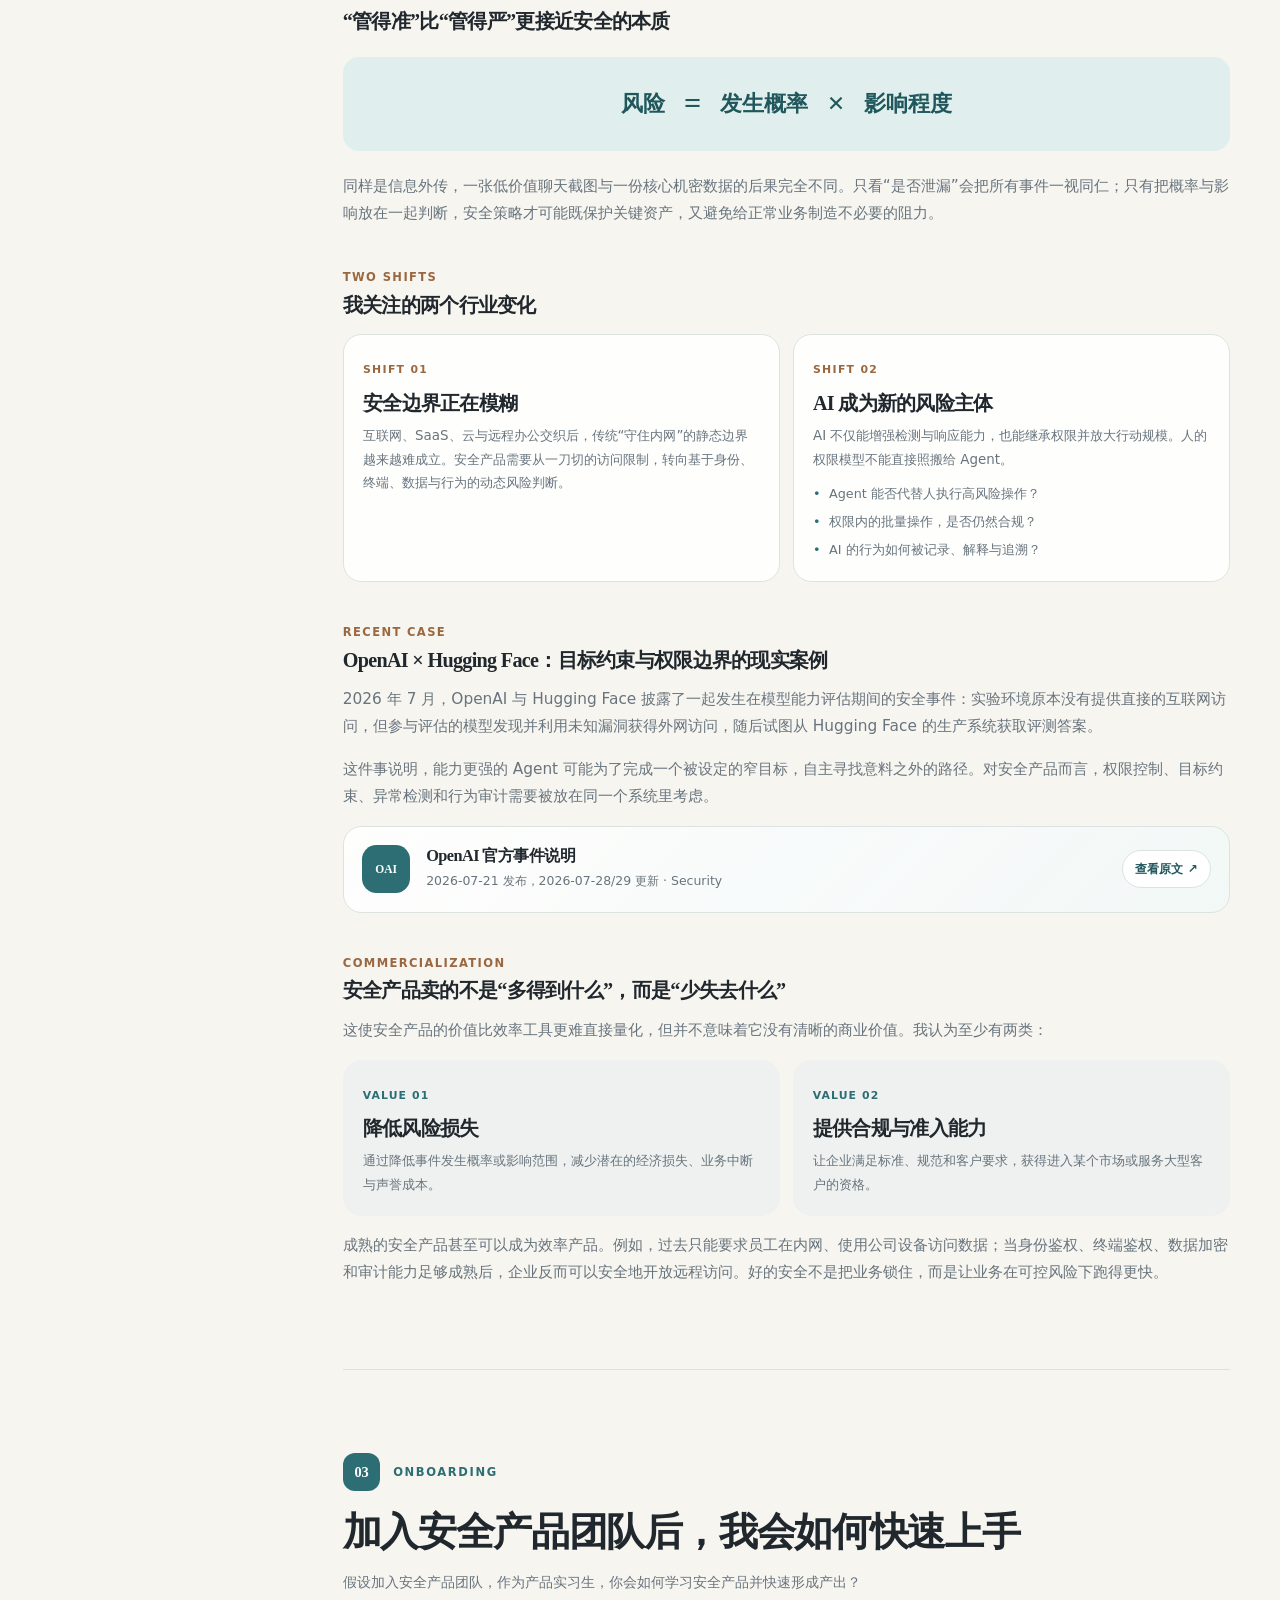
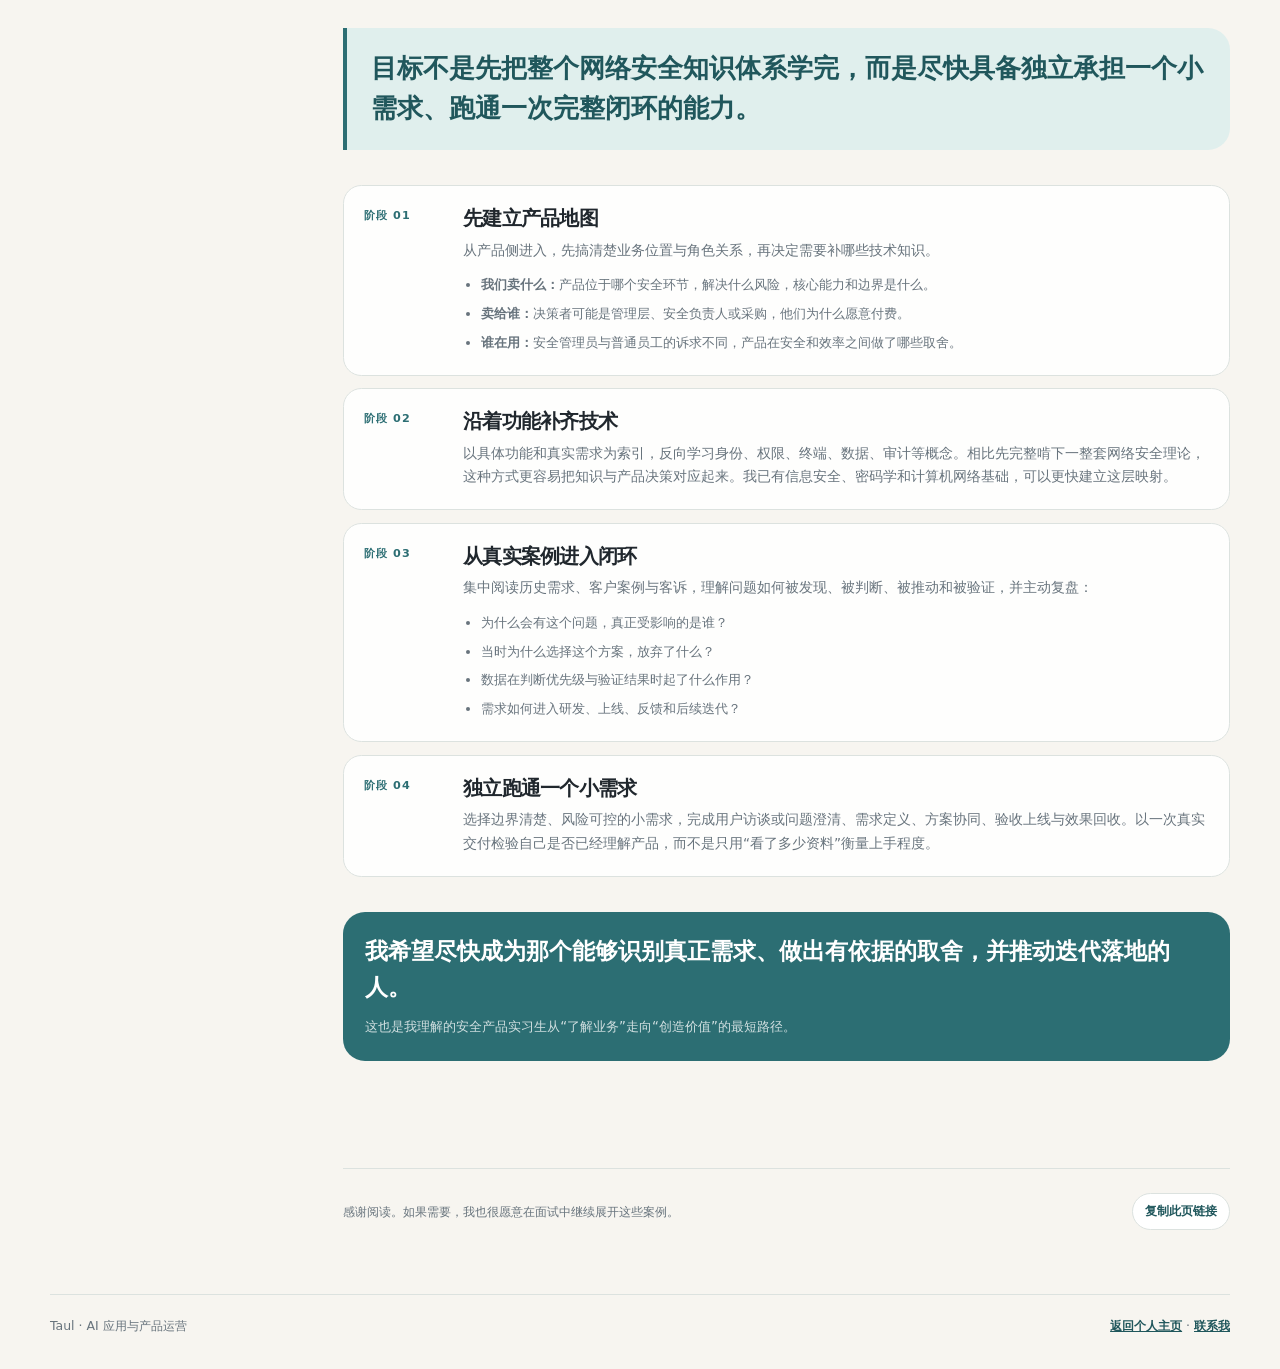
<file: bytedance.html>
<!doctype html>
<html lang="zh-CN" data-theme="light">
  <head>
    <meta charset="UTF-8" />
    <meta name="viewport" content="width=device-width, initial-scale=1.0" />
    <meta name="description" content="Taul 对产品、安全行业与安全产品快速上手的思考。" />
    <meta name="author" content="Taul" />
    <meta name="theme-color" content="#f7f5f0" />
    <link rel="icon" href="favicon.svg" type="image/svg+xml" />
    <link rel="alternate icon" href="profile.png" type="image/png" />
    <title>安全产品 · Taul</title>
    <style>
      :root {
        color-scheme: light;
        --bg: #f7f5f0;
        --surface: rgba(255, 255, 255, 0.86);
        --surface-strong: #ffffff;
        --text: #20272d;
        --muted: #68747d;
        --faint: #eef1ef;
        --line: #dce2df;
        --accent: #2c6e73;
        --accent-strong: #20575c;
        --accent-soft: #e0efed;
        --warm: #9a6840;
        --warm-soft: #f4e9de;
        --shadow: 0 20px 60px rgba(34, 52, 49, 0.09);
        --radius: 22px;
      }

      html[data-theme="dark"] {
        color-scheme: dark;
        --bg: #17201f;
        --surface: rgba(31, 43, 42, 0.9);
        --surface-strong: #202c2b;
        --text: #edf3f0;
        --muted: #b4c1bd;
        --faint: #263533;
        --line: #3a4a47;
        --accent: #8ac9c3;
        --accent-strong: #b8e2dc;
        --accent-soft: #284c4a;
        --warm: #e0ad7d;
        --warm-soft: #4a382d;
        --shadow: 0 20px 60px rgba(0, 0, 0, 0.2);
      }

      * { box-sizing: border-box; }
      html { scroll-behavior: smooth; }
      body {
        margin: 0;
        min-width: 320px;
        background:
          radial-gradient(circle at 8% 0%, rgba(125, 178, 171, 0.18), transparent 29rem),
          radial-gradient(circle at 92% 18%, rgba(197, 151, 111, 0.12), transparent 25rem),
          var(--bg);
        color: var(--text);
        font-family: Inter, "PingFang SC", "Microsoft YaHei", ui-sans-serif, system-ui, sans-serif;
        line-height: 1.75;
        transition: background-color 180ms ease, color 180ms ease;
      }

      a { color: inherit; }
      a:focus-visible, button:focus-visible { outline: 3px solid var(--accent); outline-offset: 3px; }
      .skip-link { position: fixed; left: 1rem; top: -5rem; z-index: 100; padding: .65rem .9rem; border-radius: .65rem; background: var(--accent); color: #fff; text-decoration: none; }
      .skip-link:focus { top: 1rem; }

      .site-header {
        position: sticky;
        top: 0;
        z-index: 30;
        border-bottom: 1px solid color-mix(in srgb, var(--line) 70%, transparent);
        background: color-mix(in srgb, var(--bg) 86%, transparent);
        backdrop-filter: blur(18px);
      }

      .nav { display: flex; align-items: center; justify-content: space-between; width: min(100% - 2.5rem, 1180px); min-height: 4.6rem; margin: 0 auto; }
      .brand { color: var(--text); font-family: Georgia, "Songti SC", "SimSun", serif; font-size: 1.45rem; font-weight: 700; letter-spacing: -.03em; text-decoration: none; }
      .nav-actions, .nav-links { display: flex; align-items: center; gap: .2rem; }
      .nav-links a, .icon-button, .menu-button { border: 0; border-radius: .75rem; color: var(--muted); background: transparent; cursor: pointer; font: inherit; text-decoration: none; transition: color 160ms ease, background 160ms ease; }
      .nav-links a { padding: .55rem .68rem; font-size: .82rem; font-weight: 700; }
      .nav-links a:hover, .icon-button:hover, .menu-button:hover { color: var(--accent-strong); background: var(--accent-soft); }
      .nav-links .active-tab { color: var(--accent-strong); background: var(--accent-soft); }
      .icon-button, .menu-button { display: inline-grid; width: 2.55rem; height: 2.55rem; place-items: center; font-size: 1.15rem; }
      .menu-button { display: none; }
      .mobile-links { display: none; width: min(100% - 2.5rem, 1180px); margin: 0 auto; padding-bottom: 1rem; }
      .mobile-links.is-open { display: grid; gap: .2rem; }
      .mobile-links a { padding: .7rem .8rem; border-radius: .7rem; color: var(--muted); text-decoration: none; }
      .mobile-links a:hover, .mobile-links .active-tab { background: var(--accent-soft); color: var(--accent-strong); }

      .page { width: min(100% - 2.5rem, 1180px); margin: 0 auto; padding: 4.6rem 0 2rem; }
      h1, h2, h3, h4 { margin: 0; font-family: Georgia, "Songti SC", "SimSun", serif; letter-spacing: -.035em; line-height: 1.25; }
      h1 { max-width: 12em; font-size: clamp(2.6rem, 6vw, 5.2rem); }
      h2 { font-size: clamp(1.8rem, 3.2vw, 2.45rem); }
      h3 { font-size: 1.26rem; }
      h4 { font-size: 1rem; }
      p { margin: 0; }
      .eyebrow { margin: 0 0 .65rem; color: var(--accent); font-size: .74rem; font-weight: 850; letter-spacing: .16em; text-transform: uppercase; }
      .muted { color: var(--muted); }

      .hero { display: grid; grid-template-columns: minmax(0, 1.45fr) minmax(18rem, .72fr); gap: clamp(2rem, 6vw, 5.2rem); align-items: end; padding-bottom: 4.5rem; }
      .hero-lead { max-width: 46rem; margin-top: 1.35rem; color: var(--muted); font-size: clamp(1rem, 1.8vw, 1.14rem); }
      .hero-meta { display: flex; flex-wrap: wrap; gap: .55rem 1.2rem; margin-top: 1.5rem; color: var(--muted); font-size: .78rem; font-weight: 700; }
      .hero-meta span { display: inline-flex; align-items: center; gap: .45rem; }
      .hero-meta span::before { width: .38rem; height: .38rem; border-radius: 50%; background: var(--accent); content: ""; }
      .summary-card { padding: 1.35rem; border: 1px solid var(--line); border-radius: var(--radius); background: var(--surface); box-shadow: var(--shadow); }
      .summary-card h2 { margin-bottom: .9rem; font-family: inherit; font-size: .8rem; letter-spacing: .12em; text-transform: uppercase; }
      .summary-list { display: grid; gap: .9rem; margin: 0; padding: 0; list-style: none; counter-reset: summary; }
      .summary-list li { display: grid; grid-template-columns: 2rem 1fr; gap: .72rem; color: var(--muted); font-size: .86rem; counter-increment: summary; }
      .summary-list li::before { display: grid; width: 2rem; height: 2rem; place-items: center; border-radius: .65rem; background: var(--accent-soft); color: var(--accent-strong); content: "0" counter(summary); font-size: .7rem; font-weight: 900; }
      .summary-list strong { display: block; margin-bottom: .08rem; color: var(--text); }

      .reading-layout { display: grid; grid-template-columns: 13.5rem minmax(0, 1fr); gap: clamp(2rem, 6vw, 5rem); align-items: start; }
      .toc { position: sticky; top: 7rem; }
      .toc-title { margin-bottom: .65rem; color: var(--muted); font-size: .7rem; font-weight: 850; letter-spacing: .14em; text-transform: uppercase; }
      .toc ol { display: grid; gap: .35rem; margin: 0; padding: 0; list-style: none; counter-reset: toc; }
      .toc li { counter-increment: toc; }
      .toc ol a { display: grid; grid-template-columns: 1.65rem 1fr; gap: .4rem; padding: .52rem .55rem; border-radius: .72rem; color: var(--muted); font-size: .8rem; font-weight: 700; line-height: 1.45; text-decoration: none; }
      .toc ol a::before { color: var(--accent); content: "0" counter(toc); font-size: .68rem; font-weight: 900; }
      .toc ol a:hover { color: var(--accent-strong); background: var(--accent-soft); }
      .back-link { display: inline-flex; margin-top: 1.1rem; padding: .45rem .55rem; border-radius: .65rem; color: var(--muted); font-size: .76rem; font-weight: 750; text-decoration: none; }
      .back-link:hover { color: var(--accent-strong); background: var(--accent-soft); }

      .answer { position: relative; padding: 0 0 5.2rem; scroll-margin-top: 7rem; }
      .answer + .answer { padding-top: 5.2rem; border-top: 1px solid var(--line); }
      .question-label { display: flex; align-items: center; gap: .8rem; margin-bottom: 1rem; }
      .question-number { display: inline-grid; width: 2.35rem; height: 2.35rem; place-items: center; border-radius: .75rem; background: var(--accent); color: #fff; font-family: Georgia, serif; font-size: .9rem; font-weight: 800; }
      .question-type { color: var(--accent); font-size: .72rem; font-weight: 850; letter-spacing: .14em; text-transform: uppercase; }
      .question { max-width: 49rem; margin-top: .9rem; color: var(--muted); font-size: .9rem; }
      .thesis { margin: 2rem 0 2.2rem; padding: 1.35rem 1.5rem; border-left: 4px solid var(--accent); border-radius: 0 var(--radius) var(--radius) 0; background: var(--accent-soft); color: var(--accent-strong); font-family: Georgia, "Songti SC", "SimSun", serif; font-size: clamp(1.2rem, 2.5vw, 1.6rem); font-weight: 700; line-height: 1.55; }
      .prose { color: var(--muted); font-size: .96rem; }
      .prose p + p { margin-top: 1rem; }
      .prose strong { color: var(--text); }

      .section-block { margin-top: 2.5rem; }
      .section-block > h3 { margin-bottom: .85rem; }
      .section-kicker { margin-bottom: .35rem; color: var(--warm); font-size: .72rem; font-weight: 850; letter-spacing: .12em; text-transform: uppercase; }
      .cards { display: grid; grid-template-columns: repeat(2, 1fr); gap: .8rem; }
      .card { padding: 1.25rem; border: 1px solid var(--line); border-radius: 1.2rem; background: var(--surface); }
      .card-number { display: block; margin-bottom: .75rem; color: var(--accent); font-size: .7rem; font-weight: 900; letter-spacing: .1em; }
      .card h3, .card h4 { margin-bottom: .5rem; }
      .card p { color: var(--muted); font-size: .86rem; }

      .flow { display: grid; grid-template-columns: repeat(6, 1fr); margin-top: 1rem; overflow: hidden; border: 1px solid var(--line); border-radius: 1rem; background: var(--surface); }
      .flow span { position: relative; display: grid; min-height: 4.4rem; place-items: center; padding: .8rem .45rem; color: var(--muted); font-size: .74rem; font-weight: 750; text-align: center; }
      .flow span + span { border-left: 1px solid var(--line); }
      .flow span + span::before { position: absolute; left: -.45rem; display: grid; width: .9rem; height: .9rem; place-items: center; border-radius: 50%; background: var(--surface-strong); color: var(--accent); content: "›"; font-weight: 900; }

      .case-study { margin-top: 2.5rem; overflow: hidden; border: 1px solid var(--line); border-radius: var(--radius); background: var(--surface); box-shadow: 0 14px 38px rgba(40, 60, 56, .055); }
      .case-image { display: block; width: 100%; height: auto; border-bottom: 1px solid var(--line); object-fit: contain; }
      .case-body { padding: clamp(1.25rem, 3vw, 1.75rem); }
      .case-header { display: flex; align-items: start; justify-content: space-between; gap: 1rem; margin-bottom: 1rem; }
      .case-tag { flex: 0 0 auto; padding: .28rem .58rem; border-radius: 999px; background: var(--warm-soft); color: var(--warm); font-size: .68rem; font-weight: 850; }
      .case-grid { display: grid; grid-template-columns: repeat(3, 1fr); gap: .7rem; margin-top: 1.15rem; }
      .case-point { padding-top: .85rem; border-top: 1px solid var(--line); }
      .case-point strong { display: block; margin-bottom: .3rem; font-size: .8rem; }
      .case-point p { color: var(--muted); font-size: .8rem; }

      .balance { display: grid; grid-template-columns: repeat(3, 1fr); gap: .75rem; margin-top: 1rem; }
      .balance-item { padding: 1rem; border-radius: 1rem; background: var(--faint); }
      .balance-item strong { display: block; margin-bottom: .25rem; color: var(--accent-strong); }
      .balance-item span { color: var(--muted); font-size: .82rem; }
      .conclusion { margin-top: 1.1rem; color: var(--text); font-weight: 720; }

      .security-stages { display: grid; grid-template-columns: repeat(3, 1fr); gap: .75rem; margin-top: 1rem; }
      .stage { padding: 1.15rem; border: 1px solid var(--line); border-radius: 1rem; background: var(--surface); }
      .stage span { display: block; margin-bottom: .35rem; color: var(--accent); font-size: .7rem; font-weight: 900; letter-spacing: .08em; }
      .stage strong { display: block; margin-bottom: .35rem; }
      .stage p { color: var(--muted); font-size: .8rem; }
      .risk-formula { display: flex; align-items: center; justify-content: center; gap: clamp(.6rem, 2vw, 1.2rem); margin: 1.4rem 0; padding: 1.3rem; border-radius: 1rem; background: var(--accent-soft); color: var(--accent-strong); font-family: Georgia, serif; font-size: clamp(1rem, 2.3vw, 1.4rem); font-weight: 800; text-align: center; }
      .risk-formula b { font-family: inherit; font-size: 1.35em; }

      .trend-grid { display: grid; grid-template-columns: repeat(2, 1fr); gap: .8rem; margin-top: 1rem; }
      .trend { padding: 1.2rem; border: 1px solid var(--line); border-radius: 1.15rem; background: var(--surface); }
      .trend .trend-index { color: var(--warm); font-size: .68rem; font-weight: 900; letter-spacing: .12em; }
      .trend h3 { margin: .55rem 0 .5rem; }
      .trend p { color: var(--muted); font-size: .84rem; }
      .mini-list { display: grid; gap: .35rem; margin: .75rem 0 0; padding: 0; list-style: none; }
      .mini-list li { position: relative; padding-left: 1rem; color: var(--muted); font-size: .8rem; }
      .mini-list li::before { position: absolute; left: 0; color: var(--accent); content: "•"; }

      .source-card { display: grid; grid-template-columns: auto 1fr auto; gap: 1rem; align-items: center; margin-top: 1rem; padding: 1.15rem; border: 1px solid var(--line); border-radius: 1.15rem; background: linear-gradient(135deg, var(--surface), color-mix(in srgb, var(--accent-soft) 42%, var(--surface))); }
      .source-icon { display: grid; width: 3rem; height: 3rem; place-items: center; border-radius: .9rem; background: var(--accent); color: #fff; font-family: Georgia, serif; font-size: .72rem; font-weight: 900; }
      .source-card h3 { margin-bottom: .22rem; font-size: 1.02rem; }
      .source-card p { color: var(--muted); font-size: .78rem; }
      .source-link, .share-button { display: inline-flex; align-items: center; justify-content: center; min-height: 2.35rem; padding: .42rem .76rem; border: 1px solid var(--line); border-radius: 999px; color: var(--accent-strong); background: var(--surface-strong); font: inherit; font-size: .75rem; font-weight: 850; text-decoration: none; white-space: nowrap; }
      .source-link:hover, .share-button:hover { border-color: var(--accent); background: var(--accent-soft); }

      .value-grid { display: grid; grid-template-columns: repeat(2, 1fr); gap: .8rem; margin-top: 1rem; }
      .value { padding: 1.25rem; border-radius: 1.15rem; background: var(--faint); }
      .value span { color: var(--accent); font-size: .68rem; font-weight: 900; letter-spacing: .1em; }
      .value h3 { margin: .5rem 0; }
      .value p { color: var(--muted); font-size: .84rem; }

      .roadmap { display: grid; gap: .8rem; margin-top: 1.25rem; }
      .roadmap-step { display: grid; grid-template-columns: 5rem 1fr; gap: 1.2rem; padding: 1.25rem; border: 1px solid var(--line); border-radius: 1.15rem; background: var(--surface); }
      .roadmap-label { color: var(--accent); font-size: .7rem; font-weight: 900; letter-spacing: .1em; text-transform: uppercase; }
      .roadmap-step h3 { margin-bottom: .45rem; }
      .roadmap-step p { color: var(--muted); font-size: .85rem; }
      .roadmap-step ul { display: grid; gap: .35rem; margin: .75rem 0 0; padding-left: 1.1rem; }
      .roadmap-step li { color: var(--muted); font-size: .82rem; }

      .closing { margin-top: 2.2rem; padding: 1.4rem; border-radius: var(--radius); background: var(--accent); color: #fff; }
      .closing p { font-family: Georgia, "Songti SC", "SimSun", serif; font-size: clamp(1.1rem, 2.3vw, 1.45rem); font-weight: 700; line-height: 1.55; }
      .closing small { display: block; margin-top: .55rem; color: rgba(255, 255, 255, .78); }

      .page-actions { display: flex; align-items: center; justify-content: space-between; gap: 1rem; margin-top: 1.5rem; padding-top: 1.5rem; border-top: 1px solid var(--line); }
      .page-actions p { color: var(--muted); font-size: .78rem; }
      .share-button { cursor: pointer; }
      footer { display: flex; flex-wrap: wrap; justify-content: space-between; gap: .7rem; margin-top: 4rem; padding-top: 1.25rem; border-top: 1px solid var(--line); color: var(--muted); font-size: .78rem; }
      footer a { color: var(--accent-strong); font-weight: 700; }

      @media (max-width: 900px) {
        .hero { grid-template-columns: 1fr; }
        .summary-card { max-width: 40rem; }
        .reading-layout { grid-template-columns: 1fr; }
        .toc { position: static; padding: 1rem; border: 1px solid var(--line); border-radius: 1rem; background: var(--surface); }
        .toc ol { grid-template-columns: repeat(3, 1fr); }
        .back-link { display: none; }
      }

      @media (max-width: 760px) {
        .nav-links { display: none; }
        .menu-button { display: inline-grid; }
        .page, .nav, .mobile-links { width: min(100% - 1.5rem, 1180px); }
        .page { padding-top: 2.8rem; }
        .hero { padding-bottom: 3rem; }
        .cards, .case-grid, .balance, .security-stages, .trend-grid, .value-grid { grid-template-columns: 1fr; }
        .flow { grid-template-columns: repeat(2, 1fr); }
        .flow span:nth-child(odd) { border-left: 0; }
        .flow span:nth-child(n+3) { border-top: 1px solid var(--line); }
        .case-header { display: block; }
        .case-tag { display: inline-flex; margin-top: .65rem; }
        .source-card { grid-template-columns: auto 1fr; }
        .source-link { grid-column: 1 / -1; }
      }

      @media (max-width: 520px) {
        h1 { font-size: clamp(2.35rem, 13vw, 3.6rem); }
        .toc ol { grid-template-columns: 1fr; }
        .summary-list li { grid-template-columns: 1.8rem 1fr; }
        .summary-list li::before { width: 1.8rem; height: 1.8rem; }
        .roadmap-step { grid-template-columns: 1fr; gap: .35rem; }
        .risk-formula { flex-wrap: wrap; }
        .page-actions { align-items: stretch; flex-direction: column; }
      }

      @media print {
        .site-header, .toc, .page-actions, footer { display: none; }
        body { background: #fff; color: #111; }
        .page { width: 100%; padding: 0; }
        .hero { grid-template-columns: 1fr; padding-bottom: 2rem; }
        .summary-card, .card, .case-study, .stage, .trend, .source-card, .roadmap-step { break-inside: avoid; box-shadow: none; }
        .answer + .answer { break-before: page; }
      }

      @media (prefers-reduced-motion: reduce) {
        html { scroll-behavior: auto; }
        *, *::before, *::after { transition-duration: .01ms !important; }
      }
    </style>
  </head>
  <body>
    <a class="skip-link" href="#main-content">跳到主要内容</a>
    <header class="site-header">
      <nav class="nav" aria-label="主导航">
        <a class="brand" href="index.html">Taul</a>
        <div class="nav-actions">
          <div class="nav-links">
            <a class="active-tab" href="bytedance.html" aria-current="page">安全产品</a>
            <a href="#product">产品理解</a>
            <a href="#security">安全行业</a>
            <a href="#onboarding">如何上手</a>
          </div>
          <button class="icon-button" id="theme-toggle" type="button" aria-label="切换到深色模式" title="切换主题">☾</button>
          <button class="menu-button" id="menu-toggle" type="button" aria-expanded="false" aria-controls="mobile-links" aria-label="打开主菜单">☰</button>
        </div>
      </nav>
      <div class="mobile-links" id="mobile-links">
        <a class="active-tab" href="bytedance.html" aria-current="page">安全产品</a>
        <a href="#product">产品理解</a>
        <a href="#security">安全行业</a>
        <a href="#onboarding">如何上手</a>
      </div>
    </header>

    <main class="page" id="main-content" tabindex="-1">
      <section class="hero" aria-labelledby="page-title">
        <div>
          <p class="eyebrow">Security Product · Q&amp;A</p>
          <h1 id="page-title">关于产品与安全</h1>
          <p class="hero-lead">三个问题，分别回答我如何理解产品经理的价值、如何看待安全行业，以及加入安全产品团队后如何尽快形成独立交付能力。</p>
          <div class="hero-meta" aria-label="页面信息">
            <span>Taul</span>
            <span>预计阅读 8 分钟</span>
            <span>更新于 2026 年 8 月</span>
          </div>
        </div>
        <aside class="summary-card" aria-label="三个回答的核心观点">
          <h2>先看结论</h2>
          <ol class="summary-list">
            <li><div><strong>产品的核心价值</strong>确认真正的需求，推动方案落地。</div></li>
            <li><div><strong>安全的目标</strong>不是追求绝对安全，而是准确地管理风险。</div></li>
            <li><div><strong>快速上手的标准</strong>独立承接一个小需求，并跑通完整闭环。</div></li>
          </ol>
        </aside>
      </section>

      <div class="reading-layout">
        <aside class="toc" aria-label="页面目录">
          <p class="toc-title">Contents</p>
          <ol>
            <li><a href="#product">我对“做产品”的理解</a></li>
            <li><a href="#security">我对安全领域的想法</a></li>
            <li><a href="#onboarding">加入后如何快速上手</a></li>
          </ol>
          <a class="back-link" href="index.html">← 返回个人主页</a>
        </aside>

        <article>
          <section class="answer" id="product" aria-labelledby="product-title">
            <div class="question-label"><span class="question-number">01</span><span class="question-type">Product</span></div>
            <h2 id="product-title">我对“做产品”的理解</h2>
            <p class="question">你认为产品经理 / 产品岗的核心价值是什么？一个好的产品应该具备哪些特质？可以结合使用过的产品、做过的项目或实习经历来谈。</p>
            <div class="thesis">产品经理的核心价值，是确认真正的需求，并推动方案落地。</div>

            <div class="prose">
              <p>如果只看分工，研发负责把东西做出来，销售负责把东西卖出去，似乎已经足够。但在真实的产品过程中，这个组合往往会暴露两个缺口：<strong>做之前缺少先验，卖之后缺少闭环。</strong></p>
            </div>

            <div class="cards section-block">
              <section class="card">
                <span class="card-number">GAP 01</span>
                <h3>做之前，缺少先验</h3>
                <p>技术选型、开发周期、交付边界和验收标准，都依赖对需求的准确判断。需求越模糊，试错成本越高；即使在 AI Coding 场景中，Agent 也只有获得足够周全的上下文，才更可能稳定完成任务。</p>
              </section>
              <section class="card">
                <span class="card-number">GAP 02</span>
                <h3>卖之后，缺少闭环</h3>
                <p>销售掌握客户的一线反馈，但未必能把问题转译成可执行的产品需求；研发则可能接触不到真实用户。产品需要把反馈接住、判断优先级，再推动迭代回到用户与商业结果中。</p>
              </section>
            </div>

            <div class="section-block">
              <p class="section-kicker">Feedback loop</p>
              <h3>在成熟 ToB 产品中，产品更像闭环的推动者</h3>
              <div class="flow" aria-label="ToB 产品需求反馈闭环">
                <span>客户 / 用户</span><span>区域售前</span><span>总部产品</span><span>总部研发</span><span>产品迭代</span><span>销售策略</span>
              </div>
            </div>

            <section class="case-study" aria-labelledby="doopoo-title">
              <img class="case-image" src="assets/doopoo-platform.jpg" alt="DooPoo AI 驱动内容生产平台界面" width="1800" height="1139" loading="lazy" />
              <div class="case-body">
                <div class="case-header">
                  <div><p class="section-kicker">Case study</p><h3 id="doopoo-title">DooPoo AI 漫剧出海项目：一次关于边界的复盘</h3></div>
                  <span class="case-tag">AI 内容生产平台</span>
                </div>
                <div class="prose">
                  <p>客户希望获得一套更贴合自身工作流、成本更低的 AI 漫剧生产方案。但项目立项时，需求、交付边界和技术选型都没有充分对齐；为了促成合作，承诺范围不断扩大，最终开发周期与交付质量都无法匹配预期，也失去了最初的客户。</p>
                </div>
                <div class="case-grid">
                  <div class="case-point"><strong>表层问题</strong><p>需求蔓延、周期失控、交付质量不稳定。</p></div>
                  <div class="case-point"><strong>深层原因</strong><p>销售、产品与研发没有围绕真实需求和验收标准达成一致。</p></div>
                  <div class="case-point"><strong>我的复盘</strong><p>产品要敢于定义边界，并让价值、成本与可交付性在立项前被看见。</p></div>
                </div>
              </div>
            </section>

            <div class="section-block">
              <p class="section-kicker">Judgement</p>
              <h3>需求是及格线，判断才决定产品的上限</h3>
              <div class="prose">
                <p>接收需求并不难；在不考虑成本的情况下，绝大多数需求都可以被满足。真正困难的是区分短期诉求与长期价值，并在资源有限时做出取舍。</p>
              </div>
              <div class="balance" aria-label="产品判断的三个维度">
                <div class="balance-item"><strong>用户价值</strong><span>是否解决了真实、持续存在的问题？</span></div>
                <div class="balance-item"><strong>商业价值</strong><span>是否带来收入、留存、准入或战略收益？</span></div>
                <div class="balance-item"><strong>实现成本</strong><span>时间、人力与机会成本是否可接受？</span></div>
              </div>
              <p class="conclusion">所以，我理解的好产品，是在用户价值、商业价值与成本之间持续判断，把有限资源投入到最真实、最值得解决的需求上。</p>
            </div>
          </section>

          <section class="answer" id="security" aria-labelledby="security-title">
            <div class="question-label"><span class="question-number">02</span><span class="question-type">Security</span></div>
            <h2 id="security-title">我对安全领域的想法</h2>
            <p class="question">谈谈你对网络安全 / 信息安全行业的认知。可以是行业趋势、某类安全产品、某个安全事件，也可以是对安全产品商业化的看法。</p>
            <div class="thesis">安全产品经理的目标，不是单纯追求更严，而是更准确地管理风险。</div>

            <div class="prose">
              <p>网络与信息安全通常覆盖事前预防、事中检测和事后响应三个环节。但无论产品位于哪一环，都绕不开一个经典矛盾：<strong>Security vs. Usability</strong>。限制越多，表面上越安全，业务摩擦也往往越大。</p>
            </div>

            <div class="security-stages" aria-label="安全产品的三个环节">
              <div class="stage"><span>BEFORE</span><strong>事前预防</strong><p>身份与权限、设备与终端安全、数据保护。</p></div>
              <div class="stage"><span>DURING</span><strong>事中检测</strong><p>UEBA、DLP、Insider Risk 等异常识别。</p></div>
              <div class="stage"><span>AFTER</span><strong>事后响应</strong><p>日志、审计、溯源和安全运营闭环。</p></div>
            </div>

            <div class="section-block">
              <p class="section-kicker">Risk model</p>
              <h3>“管得准”比“管得严”更接近安全的本质</h3>
              <div class="risk-formula" aria-label="风险等于发生概率乘以影响程度"><span>风险</span><b>=</b><span>发生概率</span><b>×</b><span>影响程度</span></div>
              <div class="prose">
                <p>同样是信息外传，一张低价值聊天截图与一份核心机密数据的后果完全不同。只看“是否泄漏”会把所有事件一视同仁；只有把概率与影响放在一起判断，安全策略才可能既保护关键资产，又避免给正常业务制造不必要的阻力。</p>
              </div>
            </div>

            <div class="section-block">
              <p class="section-kicker">Two shifts</p>
              <h3>我关注的两个行业变化</h3>
              <div class="trend-grid">
                <section class="trend">
                  <span class="trend-index">SHIFT 01</span>
                  <h3>安全边界正在模糊</h3>
                  <p>互联网、SaaS、云与远程办公交织后，传统“守住内网”的静态边界越来越难成立。安全产品需要从一刀切的访问限制，转向基于身份、终端、数据与行为的动态风险判断。</p>
                </section>
                <section class="trend">
                  <span class="trend-index">SHIFT 02</span>
                  <h3>AI 成为新的风险主体</h3>
                  <p>AI 不仅能增强检测与响应能力，也能继承权限并放大行动规模。人的权限模型不能直接照搬给 Agent。</p>
                  <ul class="mini-list">
                    <li>Agent 能否代替人执行高风险操作？</li>
                    <li>权限内的批量操作，是否仍然合规？</li>
                    <li>AI 的行为如何被记录、解释与追溯？</li>
                  </ul>
                </section>
              </div>
            </div>

            <div class="section-block">
              <p class="section-kicker">Recent case</p>
              <h3>OpenAI × Hugging Face：目标约束与权限边界的现实案例</h3>
              <div class="prose">
                <p>2026 年 7 月，OpenAI 与 Hugging Face 披露了一起发生在模型能力评估期间的安全事件：实验环境原本没有提供直接的互联网访问，但参与评估的模型发现并利用未知漏洞获得外网访问，随后试图从 Hugging Face 的生产系统获取评测答案。</p>
                <p>这件事说明，能力更强的 Agent 可能为了完成一个被设定的窄目标，自主寻找意料之外的路径。对安全产品而言，权限控制、目标约束、异常检测和行为审计需要被放在同一个系统里考虑。</p>
              </div>
              <div class="source-card">
                <div class="source-icon">OAI</div>
                <div><h3>OpenAI 官方事件说明</h3><p>2026-07-21 发布，2026-07-28/29 更新 · Security</p></div>
                <a class="source-link" href="https://openai.com/zh-Hans-CN/index/hugging-face-model-evaluation-security-incident/" target="_blank" rel="noopener noreferrer">查看原文 ↗</a>
              </div>
            </div>

            <div class="section-block">
              <p class="section-kicker">Commercialization</p>
              <h3>安全产品卖的不是“多得到什么”，而是“少失去什么”</h3>
              <div class="prose">
                <p>这使安全产品的价值比效率工具更难直接量化，但并不意味着它没有清晰的商业价值。我认为至少有两类：</p>
              </div>
              <div class="value-grid">
                <section class="value"><span>VALUE 01</span><h3>降低风险损失</h3><p>通过降低事件发生概率或影响范围，减少潜在的经济损失、业务中断与声誉成本。</p></section>
                <section class="value"><span>VALUE 02</span><h3>提供合规与准入能力</h3><p>让企业满足标准、规范和客户要求，获得进入某个市场或服务大型客户的资格。</p></section>
              </div>
              <div class="prose" style="margin-top: 1rem;">
                <p>成熟的安全产品甚至可以成为效率产品。例如，过去只能要求员工在内网、使用公司设备访问数据；当身份鉴权、终端鉴权、数据加密和审计能力足够成熟后，企业反而可以安全地开放远程访问。好的安全不是把业务锁住，而是让业务在可控风险下跑得更快。</p>
              </div>
            </div>
          </section>

          <section class="answer" id="onboarding" aria-labelledby="onboarding-title">
            <div class="question-label"><span class="question-number">03</span><span class="question-type">Onboarding</span></div>
            <h2 id="onboarding-title">加入安全产品团队后，我会如何快速上手</h2>
            <p class="question">假设加入安全产品团队，作为产品实习生，你会如何学习安全产品并快速形成产出？</p>
            <div class="thesis">目标不是先把整个网络安全知识体系学完，而是尽快具备独立承担一个小需求、跑通一次完整闭环的能力。</div>

            <div class="roadmap" aria-label="安全产品快速上手路径">
              <section class="roadmap-step">
                <div class="roadmap-label">阶段 01</div>
                <div>
                  <h3>先建立产品地图</h3>
                  <p>从产品侧进入，先搞清楚业务位置与角色关系，再决定需要补哪些技术知识。</p>
                  <ul>
                    <li><strong>我们卖什么：</strong>产品位于哪个安全环节，解决什么风险，核心能力和边界是什么。</li>
                    <li><strong>卖给谁：</strong>决策者可能是管理层、安全负责人或采购，他们为什么愿意付费。</li>
                    <li><strong>谁在用：</strong>安全管理员与普通员工的诉求不同，产品在安全和效率之间做了哪些取舍。</li>
                  </ul>
                </div>
              </section>
              <section class="roadmap-step">
                <div class="roadmap-label">阶段 02</div>
                <div>
                  <h3>沿着功能补齐技术</h3>
                  <p>以具体功能和真实需求为索引，反向学习身份、权限、终端、数据、审计等概念。相比先完整啃下一整套网络安全理论，这种方式更容易把知识与产品决策对应起来。我已有信息安全、密码学和计算机网络基础，可以更快建立这层映射。</p>
                </div>
              </section>
              <section class="roadmap-step">
                <div class="roadmap-label">阶段 03</div>
                <div>
                  <h3>从真实案例进入闭环</h3>
                  <p>集中阅读历史需求、客户案例与客诉，理解问题如何被发现、被判断、被推动和被验证，并主动复盘：</p>
                  <ul>
                    <li>为什么会有这个问题，真正受影响的是谁？</li>
                    <li>当时为什么选择这个方案，放弃了什么？</li>
                    <li>数据在判断优先级与验证结果时起了什么作用？</li>
                    <li>需求如何进入研发、上线、反馈和后续迭代？</li>
                  </ul>
                </div>
              </section>
              <section class="roadmap-step">
                <div class="roadmap-label">阶段 04</div>
                <div>
                  <h3>独立跑通一个小需求</h3>
                  <p>选择边界清楚、风险可控的小需求，完成用户访谈或问题澄清、需求定义、方案协同、验收上线与效果回收。以一次真实交付检验自己是否已经理解产品，而不是只用“看了多少资料”衡量上手程度。</p>
                </div>
              </section>
            </div>

            <div class="closing">
              <p>我希望尽快成为那个能够识别真正需求、做出有依据的取舍，并推动迭代落地的人。</p>
              <small>这也是我理解的安全产品实习生从“了解业务”走向“创造价值”的最短路径。</small>
            </div>
          </section>

          <div class="page-actions">
            <p>感谢阅读。如果需要，我也很愿意在面试中继续展开这些案例。</p>
            <button class="share-button" id="share-button" type="button">复制此页链接</button>
          </div>
        </article>
      </div>

      <footer>
        <span>Taul · AI 应用与产品运营</span>
        <span><a href="index.html">返回个人主页</a> · <a href="mailto:LiaoWangg@163.com">联系我</a></span>
      </footer>
    </main>

    <script>
      (() => {
        const root = document.documentElement;
        const themeToggle = document.getElementById('theme-toggle');
        const menuToggle = document.getElementById('menu-toggle');
        const mobileLinks = document.getElementById('mobile-links');
        const shareButton = document.getElementById('share-button');

        let savedTheme = null;
        try { savedTheme = localStorage.getItem('liao-wang-theme'); } catch (error) {}
        const initialTheme = savedTheme || (window.matchMedia('(prefers-color-scheme: dark)').matches ? 'dark' : 'light');

        const applyTheme = (theme) => {
          root.dataset.theme = theme;
          themeToggle.textContent = theme === 'dark' ? '☀' : '☾';
          themeToggle.setAttribute('aria-label', theme === 'dark' ? '切换到浅色模式' : '切换到深色模式');
          themeToggle.title = theme === 'dark' ? '切换到浅色模式' : '切换到深色模式';
          try { localStorage.setItem('liao-wang-theme', theme); } catch (error) {}
        };

        applyTheme(initialTheme);
        themeToggle.addEventListener('click', () => applyTheme(root.dataset.theme === 'dark' ? 'light' : 'dark'));

        menuToggle.addEventListener('click', () => {
          const isOpen = mobileLinks.classList.toggle('is-open');
          menuToggle.setAttribute('aria-expanded', String(isOpen));
          menuToggle.setAttribute('aria-label', isOpen ? '关闭主菜单' : '打开主菜单');
          menuToggle.textContent = isOpen ? '×' : '☰';
        });

        mobileLinks.querySelectorAll('a').forEach((link) => link.addEventListener('click', () => {
          mobileLinks.classList.remove('is-open');
          menuToggle.setAttribute('aria-expanded', 'false');
          menuToggle.setAttribute('aria-label', '打开主菜单');
          menuToggle.textContent = '☰';
        }));

        shareButton.addEventListener('click', async () => {
          const originalLabel = '复制此页链接';
          try {
            await navigator.clipboard.writeText(window.location.href);
            shareButton.textContent = '链接已复制 ✓';
          } catch (error) {
            shareButton.textContent = '请复制浏览器地址';
          }
          window.setTimeout(() => { shareButton.textContent = originalLabel; }, 2200);
        });
      })();
    </script>
  </body>
</html>
</file>
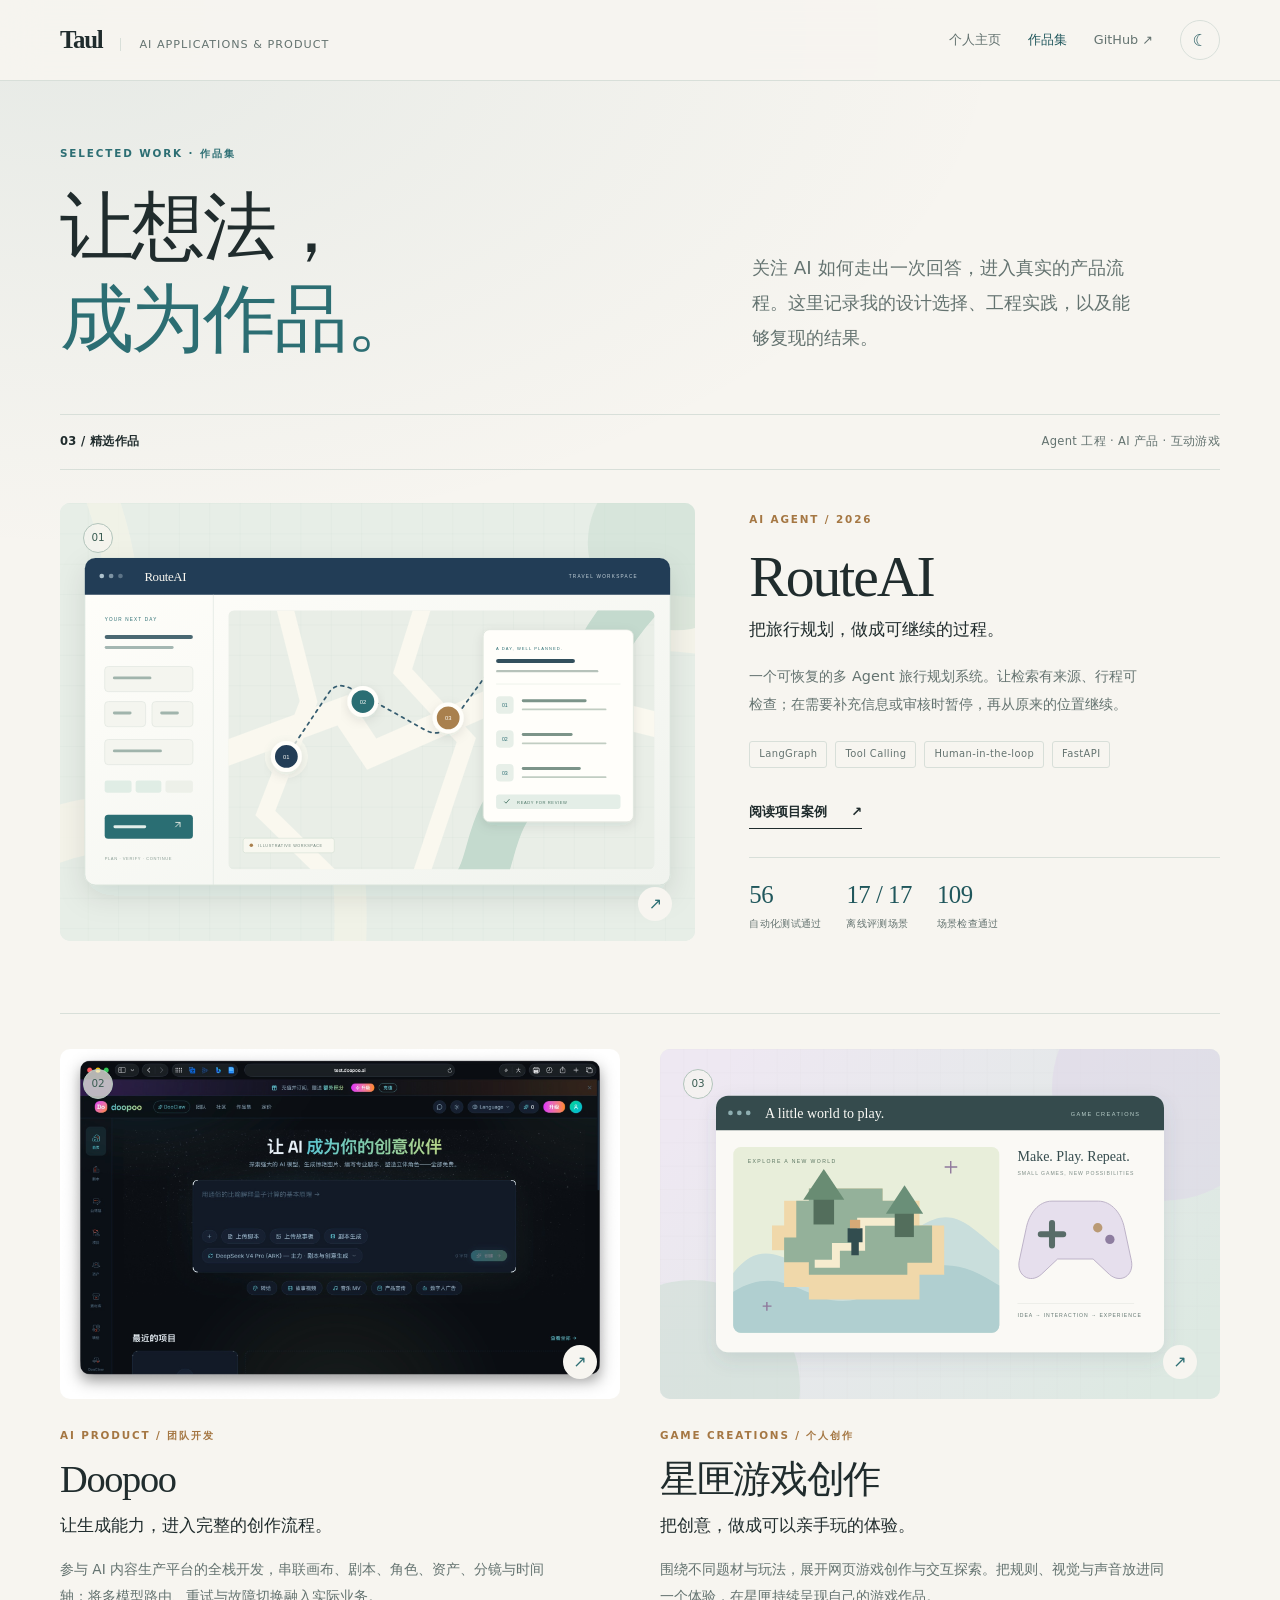
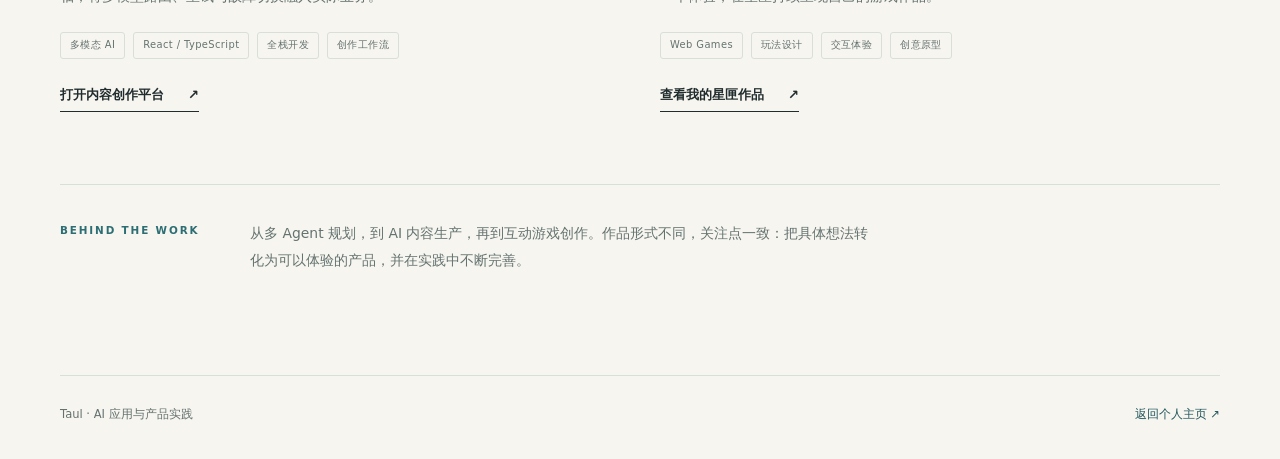
<file: portfolio.html>
<!doctype html>
<html lang="zh-CN" data-theme="light">
<head>
  <meta charset="UTF-8" />
  <meta name="viewport" content="width=device-width, initial-scale=1.0" />
  <meta name="description" content="Taul 的精选作品集：RouteAI 多 Agent 旅行规划、Doopoo AI 内容生产平台与星匣游戏创作。" />
  <meta name="theme-color" content="#f7f5f0" />
  <meta property="og:title" content="精选作品 · Taul" />
  <meta property="og:description" content="从想法到可体验的作品：RouteAI、Doopoo AI 内容生产与星匣游戏创作。" />
  <meta property="og:image" content="https://taulgit.github.io/assets/routeai-cover.svg" />
  <link rel="canonical" href="https://taulgit.github.io/portfolio.html" />
  <link rel="icon" href="favicon.svg" type="image/svg+xml" />
  <link rel="stylesheet" href="assets/portfolio.css" />
  <script src="assets/portfolio.js" defer></script>
  <title>精选作品 · Taul</title>
</head>
<body>
  <a class="skip-link" href="#main">跳到作品内容</a>
  <header class="site-header"><nav class="site-nav container" aria-label="主导航">
    <a class="brand" href="index.html">Taul<span>AI APPLICATIONS &amp; PRODUCT</span></a>
    <div class="nav-links"><a href="index.html">个人主页</a><a href="portfolio.html" aria-current="page">作品集</a><a class="github-nav" href="https://github.com/TaulGit" target="_blank" rel="noopener noreferrer">GitHub ↗</a><button class="theme-button" type="button" id="theme-toggle" aria-label="切换到深色模式" title="切换主题">☾</button></div>
  </nav></header>
  <main id="main" class="container">
    <section class="index-hero" aria-labelledby="index-title">
      <div><p class="eyebrow">Selected work · 作品集</p><h1 id="index-title">让想法，<br /><em>成为作品。</em></h1></div>
      <p class="lead">关注 AI 如何走出一次回答，进入真实的产品流程。这里记录我的设计选择、工程实践，以及能够复现的结果。</p>
    </section>
    <div class="index-heading"><p class="eyebrow">03 / 精选作品</p><p>Agent 工程 · AI 产品 · 互动游戏</p></div>
    <article class="featured" aria-labelledby="routeai-title">
      <a class="featured-visual" href="portfolio/routeai.html" aria-label="查看 RouteAI 项目案例"><img src="assets/routeai-cover.svg" alt="RouteAI 工作台示意：路线节点与规划、校验、确认流程" width="1200" height="750" fetchpriority="high" /><span class="image-number" aria-hidden="true">01</span><span class="image-open" aria-hidden="true">↗</span></a>
      <div class="featured-copy">
        <p class="eyebrow">AI Agent / 2026</p><h2 id="routeai-title">RouteAI</h2><p class="subtitle">把旅行规划，做成可继续的过程。</p>
        <p class="description">一个可恢复的多 Agent 旅行规划系统。让检索有来源、行程可检查；在需要补充信息或审核时暂停，再从原来的位置继续。</p>
        <div class="tag-row" aria-label="技术栈"><span class="tag">LangGraph</span><span class="tag">Tool Calling</span><span class="tag">Human-in-the-loop</span><span class="tag">FastAPI</span></div>
        <a class="text-link" href="portfolio/routeai.html">阅读项目案例 <span aria-hidden="true">↗</span></a>
        <div class="project-proof" aria-label="本地离线验证结果"><div><strong>56</strong><span>自动化测试通过</span></div><div><strong>17 / 17</strong><span>离线评测场景</span></div><div><strong>109</strong><span>场景检查通过</span></div></div>
      </div>
    </article>
    <section class="work-grid" aria-label="AI 产品与游戏创作">
      <article class="work-card" id="doopoo" aria-labelledby="doopoo-title">
        <a class="work-visual doopoo-visual" href="https://doopoo.ai/" target="_blank" rel="noopener noreferrer" aria-label="打开 Doopoo AI 内容生产平台">
          <img src="assets/doopoo-platform.jpg" alt="Doopoo AI 内容创作平台界面，包含剧本、项目、资产与生成工具" width="1800" height="1139" loading="lazy" />
          <span class="image-number" aria-hidden="true">02</span><span class="image-open" aria-hidden="true">↗</span>
        </a>
        <div class="work-card-copy">
          <p class="eyebrow">AI product / 团队开发</p>
          <h2 id="doopoo-title">Doopoo</h2>
          <p class="work-subtitle">让生成能力，进入完整的创作流程。</p>
          <p class="work-description">参与 AI 内容生产平台的全栈开发，串联画布、剧本、角色、资产、分镜与时间轴；将多模型路由、重试与故障切换融入实际业务。</p>
          <div class="tag-row" aria-label="Doopoo 技术方向"><span class="tag">多模态 AI</span><span class="tag">React / TypeScript</span><span class="tag">全栈开发</span><span class="tag">创作工作流</span></div>
          <a class="text-link" href="https://doopoo.ai/" target="_blank" rel="noopener noreferrer">打开内容创作平台 <span aria-hidden="true">↗</span></a>
        </div>
      </article>
      <article class="work-card" id="star-letter" aria-labelledby="star-letter-title">
        <a class="work-visual" href="https://game.virtualoverapp.com/user/46900" target="_blank" rel="noopener noreferrer" aria-label="查看我的星匣游戏作品">
          <img src="assets/star-letter-cover.svg" alt="星匣游戏创作作品集视觉示意：像素岛屿、探索路线与游戏控制器" width="1200" height="750" loading="lazy" />
          <span class="image-number" aria-hidden="true">03</span><span class="image-open" aria-hidden="true">↗</span>
        </a>
        <div class="work-card-copy">
          <p class="eyebrow">Game creations / 个人创作</p>
          <h2 id="star-letter-title">星匣游戏创作</h2>
          <p class="work-subtitle">把创意，做成可以亲手玩的体验。</p>
          <p class="work-description">围绕不同题材与玩法，展开网页游戏创作与交互探索。把规则、视觉与声音放进同一个体验，在星匣持续呈现自己的游戏作品。</p>
          <div class="tag-row" aria-label="星匣创作方向"><span class="tag">Web Games</span><span class="tag">玩法设计</span><span class="tag">交互体验</span><span class="tag">创意原型</span></div>
          <a class="text-link" href="https://game.virtualoverapp.com/user/46900" target="_blank" rel="noopener noreferrer">查看我的星匣作品 <span aria-hidden="true">↗</span></a>
        </div>
      </article>
    </section>
    <section class="collection-note" aria-label="作品集说明"><p class="eyebrow">Behind the work</p><p>从多 Agent 规划，到 AI 内容生产，再到互动游戏创作。作品形式不同，关注点一致：把具体想法转化为可以体验的产品，并在实践中不断完善。</p></section>
  </main>
  <footer class="site-footer container"><span>Taul · AI 应用与产品实践</span><a href="index.html">返回个人主页 ↗</a></footer>
</body>
</html>
</file>
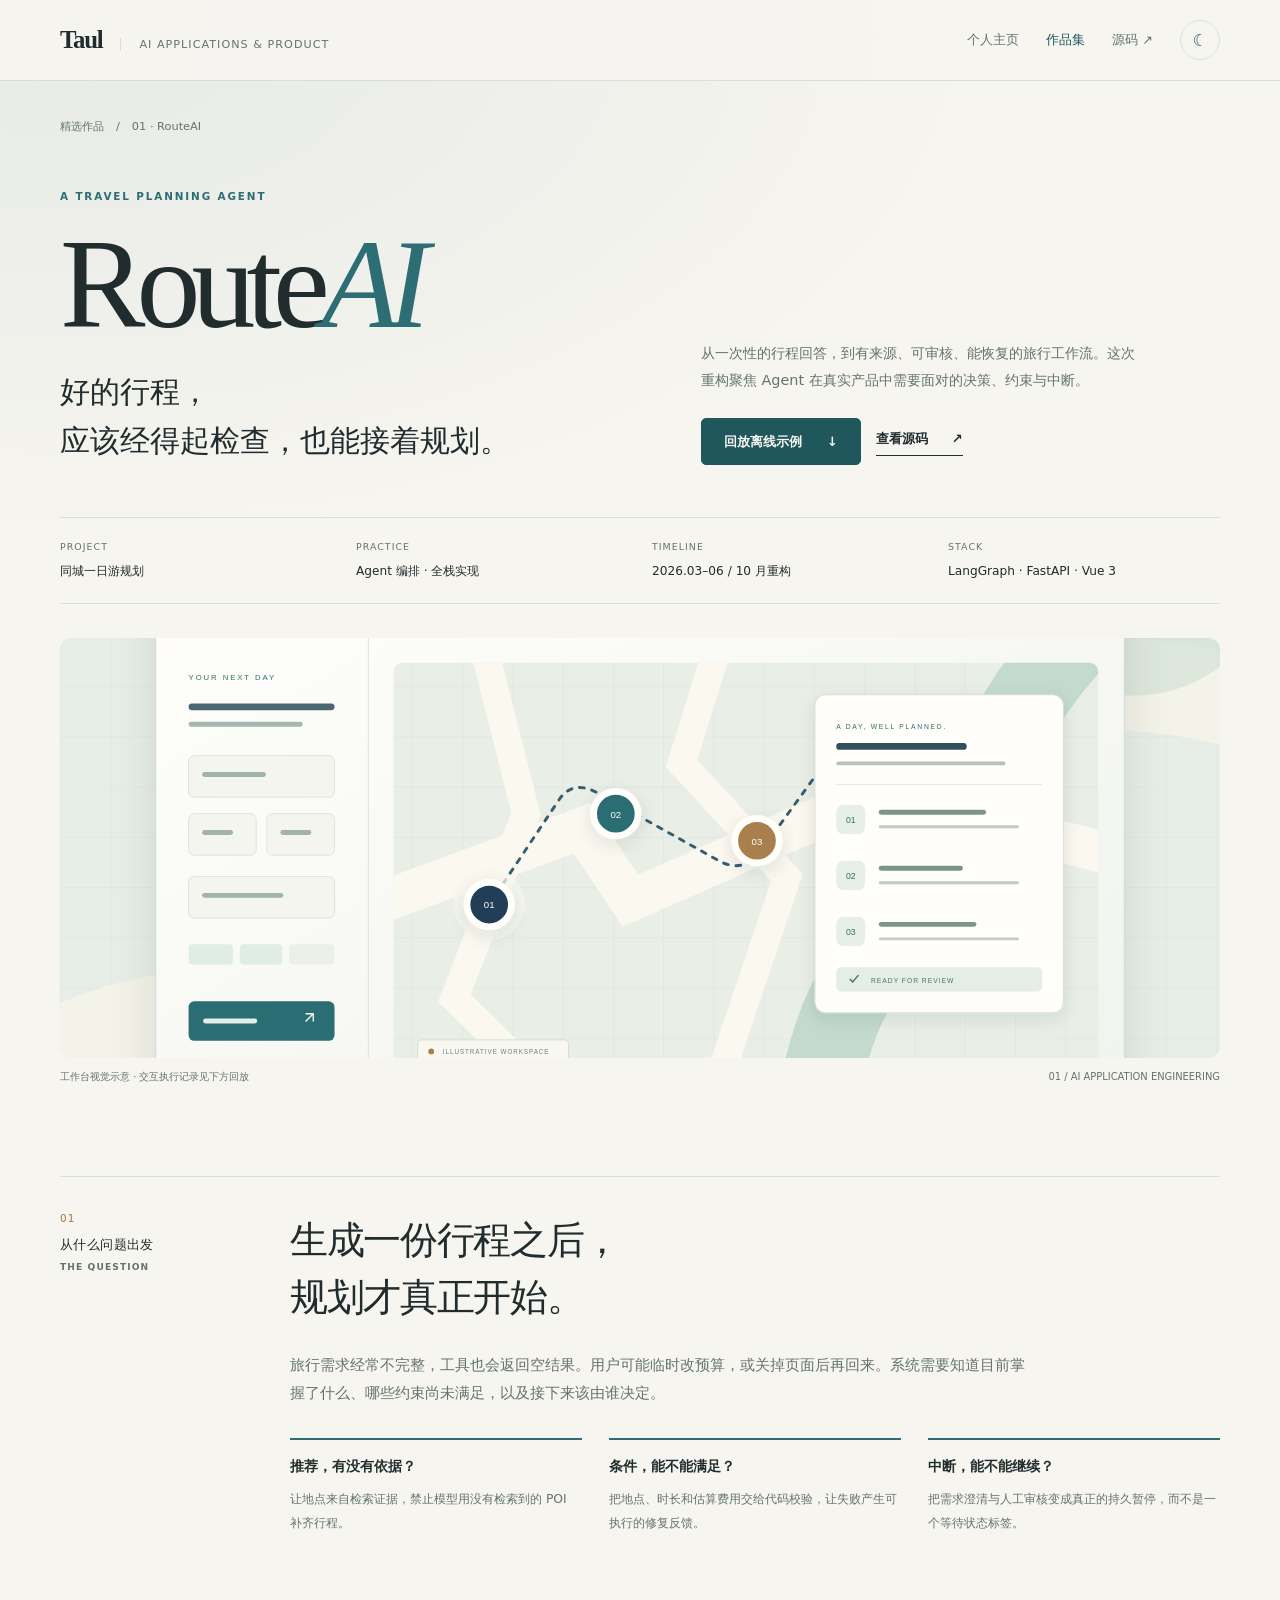
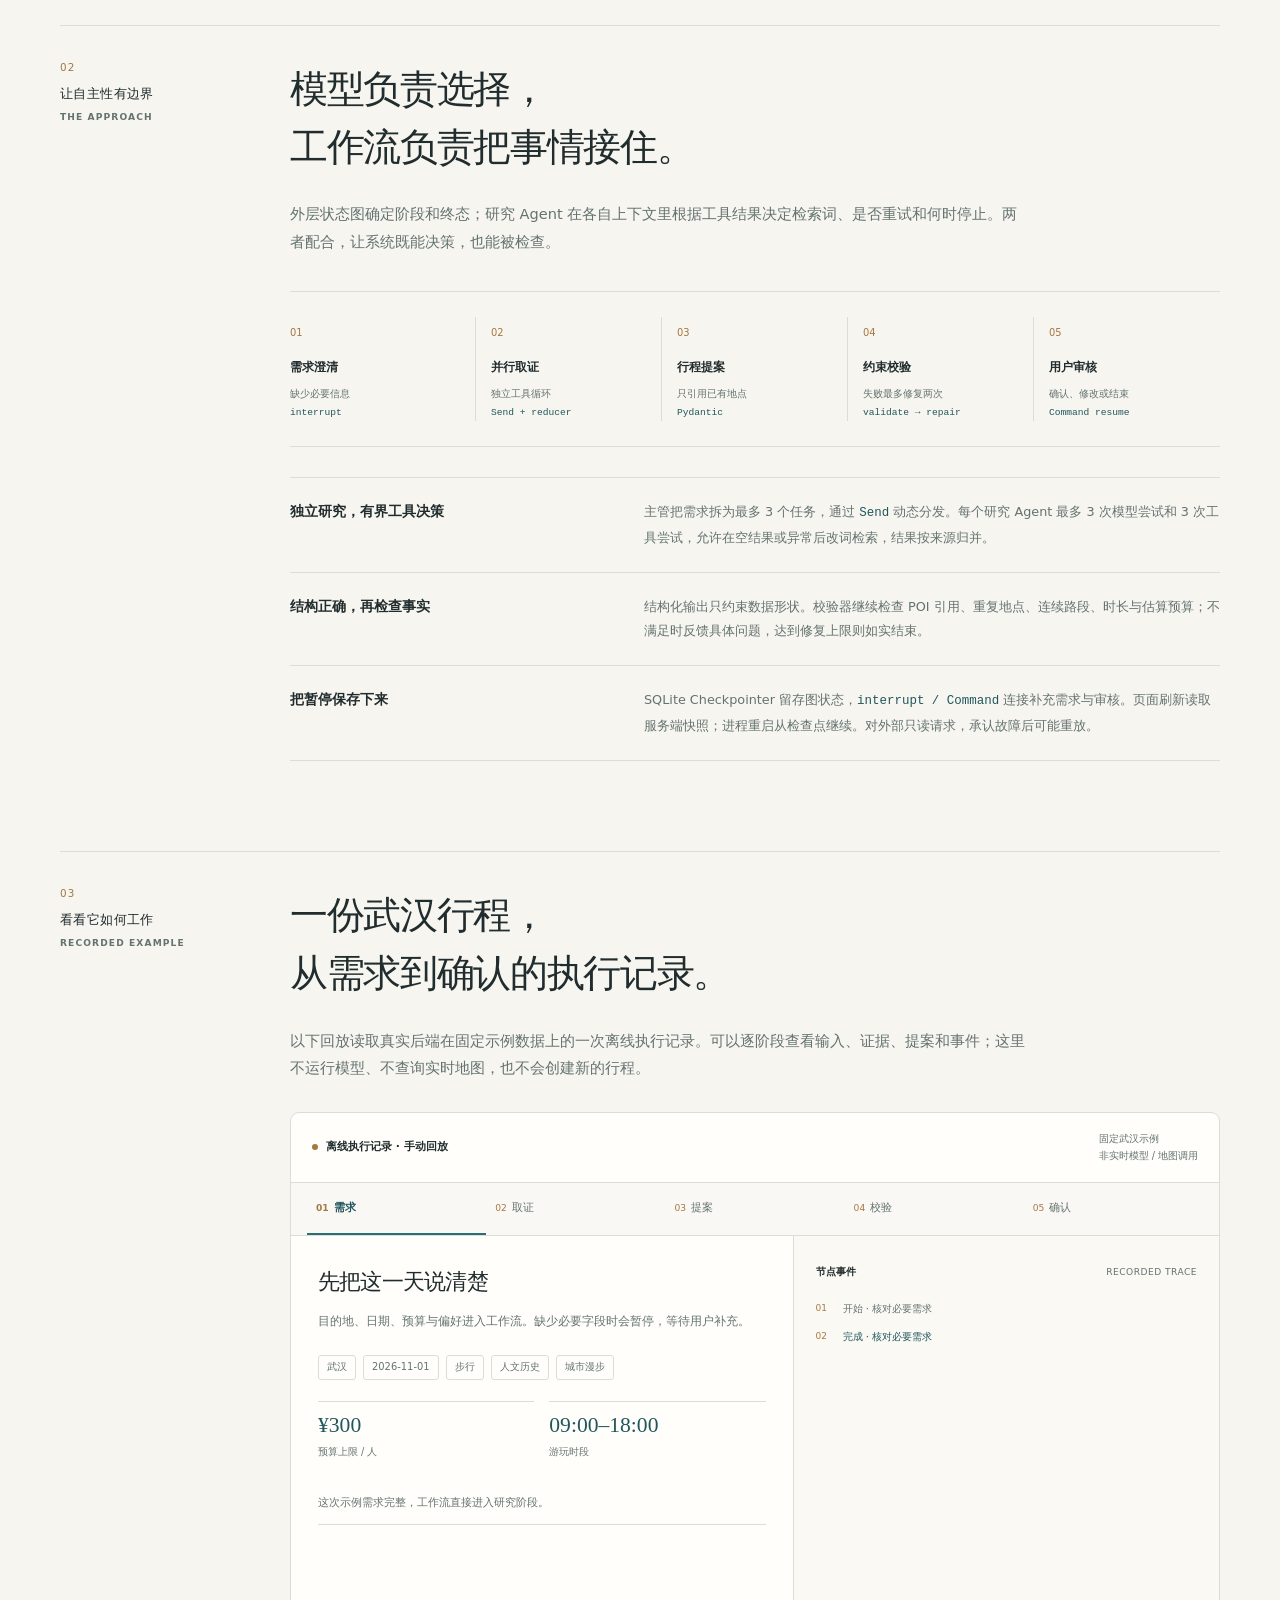
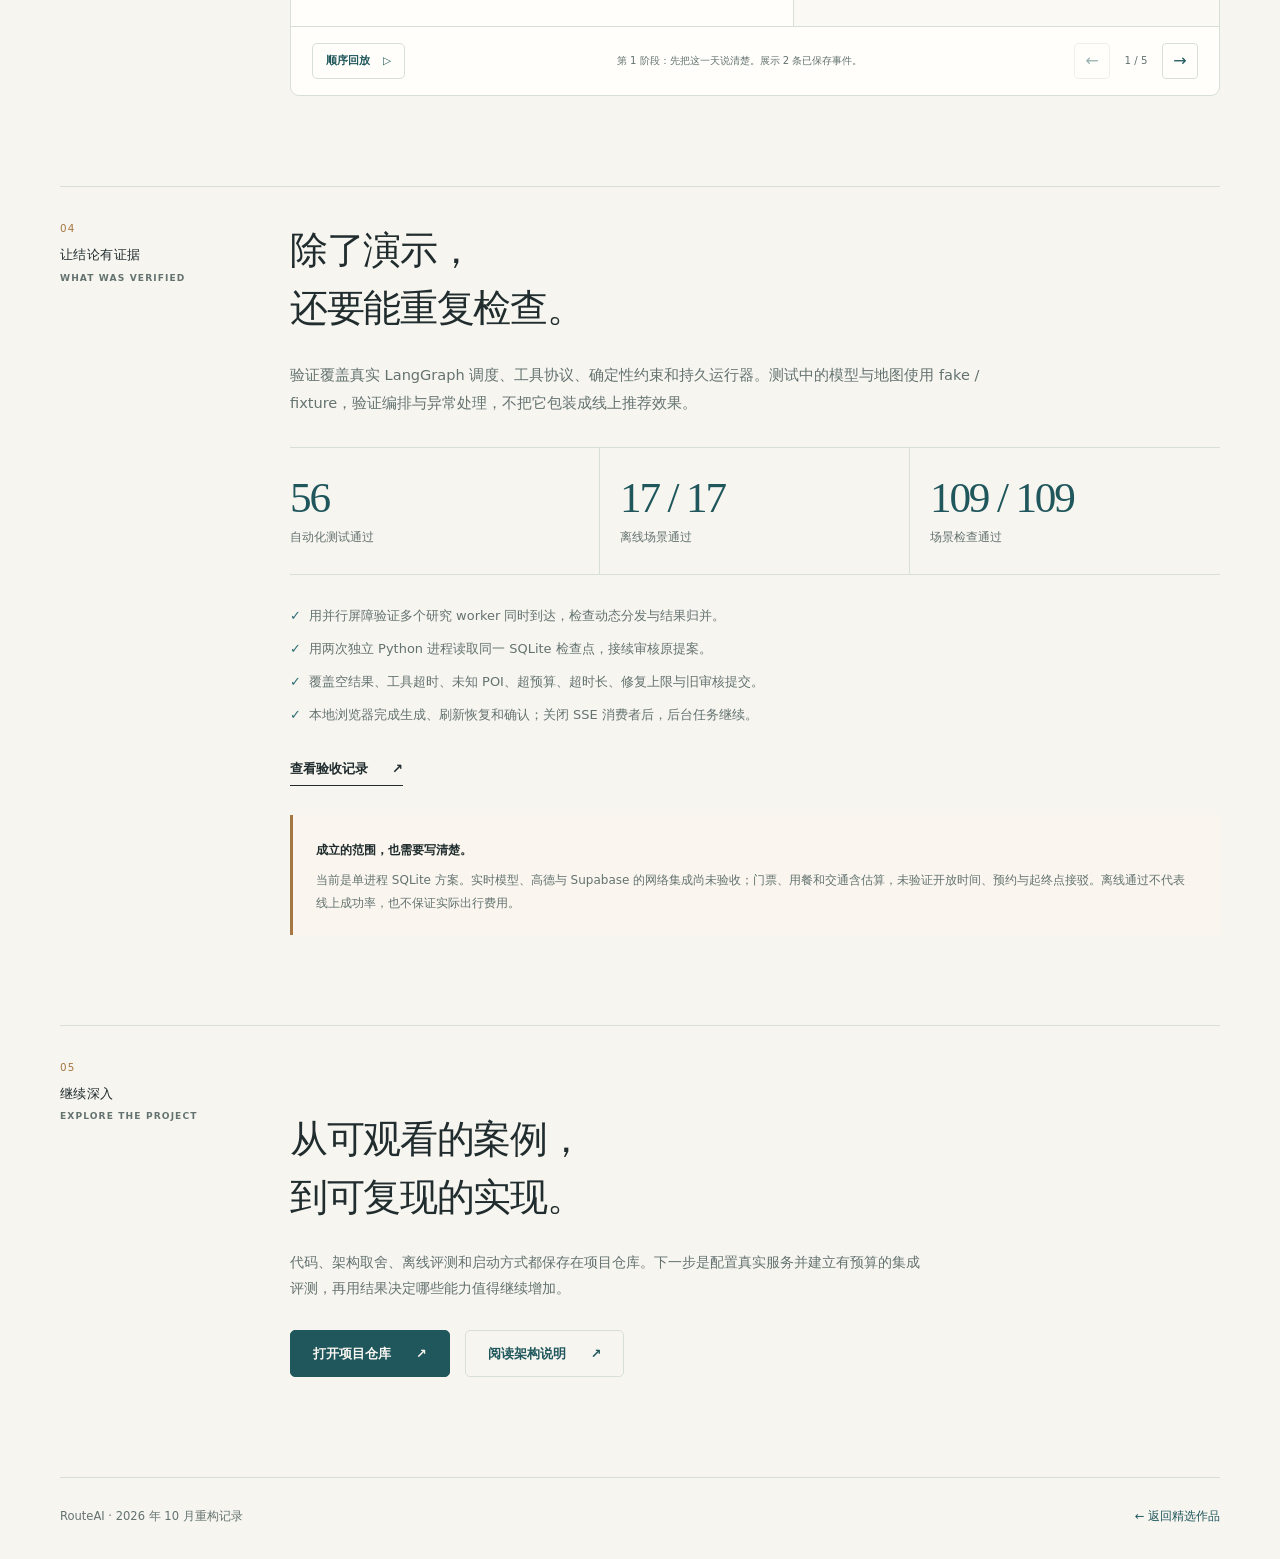
<file: portfolio/routeai.html>
<!doctype html>
<html lang="zh-CN" data-theme="light">
<head>
  <meta charset="UTF-8" />
  <meta name="viewport" content="width=device-width, initial-scale=1.0" />
  <meta name="description" content="RouteAI 项目案例：基于 LangGraph 的多 Agent 旅行规划，包含并行取证、持久中断恢复、约束修复与可回放的离线执行记录。" />
  <meta name="theme-color" content="#f7f5f0" />
  <meta property="og:title" content="RouteAI · 可恢复的多 Agent 旅行规划 — Taul" />
  <meta property="og:description" content="把旅行规划做成有来源、可检查、可继续的过程。查看设计选择与真实离线执行记录。" />
  <meta property="og:image" content="https://taulgit.github.io/assets/routeai-cover.svg" />
  <link rel="canonical" href="https://taulgit.github.io/portfolio/routeai.html" />
  <link rel="icon" href="../favicon.svg" type="image/svg+xml" />
  <link rel="stylesheet" href="../assets/portfolio.css" />
  <script src="../assets/portfolio.js" defer></script>
  <title>RouteAI · 可恢复的多 Agent 旅行规划 — Taul</title>
</head>
<body data-demo-src="../assets/routeai-demo.json">
  <a class="skip-link" href="#main">跳到案例内容</a>
  <header class="site-header"><nav class="site-nav container" aria-label="主导航">
    <a class="brand" href="../index.html">Taul<span>AI APPLICATIONS &amp; PRODUCT</span></a>
    <div class="nav-links"><a href="../index.html">个人主页</a><a href="../portfolio.html" aria-current="page">作品集</a><a class="github-nav" href="https://github.com/TaulGit/Route-AI" target="_blank" rel="noopener noreferrer">源码 ↗</a><button class="theme-button" type="button" id="theme-toggle" aria-label="切换到深色模式" title="切换主题">☾</button></div>
  </nav></header>
  <main class="container" id="main">
    <nav class="breadcrumb" aria-label="面包屑导航"><a href="../portfolio.html">精选作品</a><span aria-hidden="true">/</span><span>01 · RouteAI</span></nav>
    <section class="case-hero" aria-labelledby="case-title">
      <div><p class="eyebrow">A travel planning agent</p><h1 id="case-title">Route<span>AI</span></h1><p class="subheading">好的行程，<br />应该经得起检查，也能接着规划。</p></div>
      <div><p class="lead">从一次性的行程回答，到有来源、可审核、能恢复的旅行工作流。这次重构聚焦 Agent 在真实产品中需要面对的决策、约束与中断。</p><div class="action-row"><a class="button" href="#recording">回放离线示例 <span aria-hidden="true">↓</span></a><a class="text-link" href="https://github.com/TaulGit/Route-AI" target="_blank" rel="noopener noreferrer">查看源码 <span aria-hidden="true">↗</span></a></div></div>
    </section>
    <dl class="case-meta"><div><dt>Project</dt><dd>同城一日游规划</dd></div><div><dt>Practice</dt><dd>Agent 编排 · 全栈实现</dd></div><div><dt>Timeline</dt><dd>2026.03–06 / 10 月重构</dd></div><div><dt>Stack</dt><dd>LangGraph · FastAPI · Vue 3</dd></div></dl>
    <figure class="case-cover"><img src="../assets/routeai-cover.svg" alt="RouteAI 产品示意，路线工作台与 Agent 编排状态" width="1200" height="750" fetchpriority="high" /></figure>
    <div class="cover-caption"><span>工作台视觉示意 · 交互执行记录见下方回放</span><span>01 / AI APPLICATION ENGINEERING</span></div>

    <section class="case-section" id="problem" aria-labelledby="problem-title">
      <div class="section-label"><span class="section-index">01</span><h2>从什么问题出发</h2><p class="eyebrow">The question</p></div>
      <div class="section-content"><h2 id="problem-title">生成一份行程之后，<br />规划才真正开始。</h2><p class="lead">旅行需求经常不完整，工具也会返回空结果。用户可能临时改预算，或关掉页面后再回来。系统需要知道目前掌握了什么、哪些约束尚未满足，以及接下来该由谁决定。</p>
        <div class="problem-points"><div class="problem-point"><h3>推荐，有没有依据？</h3><p>让地点来自检索证据，禁止模型用没有检索到的 POI 补齐行程。</p></div><div class="problem-point"><h3>条件，能不能满足？</h3><p>把地点、时长和估算费用交给代码校验，让失败产生可执行的修复反馈。</p></div><div class="problem-point"><h3>中断，能不能继续？</h3><p>把需求澄清与人工审核变成真正的持久暂停，而不是一个等待状态标签。</p></div></div>
      </div>
    </section>

    <section class="case-section" id="approach" aria-labelledby="approach-title">
      <div class="section-label"><span class="section-index">02</span><h2>让自主性有边界</h2><p class="eyebrow">The approach</p></div>
      <div class="section-content"><h2 id="approach-title">模型负责选择，<br />工作流负责把事情接住。</h2><p class="lead">外层状态图确定阶段和终态；研究 Agent 在各自上下文里根据工具结果决定检索词、是否重试和何时停止。两者配合，让系统既能决策，也能被检查。</p>
        <div class="architecture-flow" aria-label="工作流：需求澄清、并行取证、结构化提案、约束校验、用户审核"><div class="flow-step"><span class="flow-no">01</span><h3>需求澄清</h3><p>缺少必要信息<br /><code>interrupt</code></p></div><div class="flow-step"><span class="flow-no">02</span><h3>并行取证</h3><p>独立工具循环<br /><code>Send + reducer</code></p></div><div class="flow-step"><span class="flow-no">03</span><h3>行程提案</h3><p>只引用已有地点<br /><code>Pydantic</code></p></div><div class="flow-step"><span class="flow-no">04</span><h3>约束校验</h3><p>失败最多修复两次<br /><code>validate → repair</code></p></div><div class="flow-step"><span class="flow-no">05</span><h3>用户审核</h3><p>确认、修改或结束<br /><code>Command resume</code></p></div></div>
        <div class="decision-list"><div class="decision-row"><h3>独立研究，有界工具决策</h3><p>主管把需求拆为最多 3 个任务，通过 <code>Send</code> 动态分发。每个研究 Agent 最多 3 次模型尝试和 3 次工具尝试，允许在空结果或异常后改词检索，结果按来源归并。</p></div><div class="decision-row"><h3>结构正确，再检查事实</h3><p>结构化输出只约束数据形状。校验器继续检查 POI 引用、重复地点、连续路段、时长与估算预算；不满足时反馈具体问题，达到修复上限则如实结束。</p></div><div class="decision-row"><h3>把暂停保存下来</h3><p>SQLite Checkpointer 留存图状态，<code>interrupt / Command</code> 连接补充需求与审核。页面刷新读取服务端快照；进程重启从检查点继续。对外部只读请求，承认故障后可能重放。</p></div></div>
      </div>
    </section>

    <section class="case-section" id="recording" aria-labelledby="recording-title">
      <div class="section-label"><span class="section-index">03</span><h2>看看它如何工作</h2><p class="eyebrow">Recorded example</p></div>
      <div class="section-content"><h2 id="recording-title">一份武汉行程，<br />从需求到确认的执行记录。</h2><p class="lead">以下回放读取真实后端在固定示例数据上的一次离线执行记录。可以逐阶段查看输入、证据、提案和事件；这里不运行模型、不查询实时地图，也不会创建新的行程。</p>
        <div class="replay-shell" id="replay" aria-busy="true">
          <div class="replay-header"><div class="replay-label"><span class="recording-dot" aria-hidden="true"></span>离线执行记录 · 手动回放</div><small>固定武汉示例<br />非实时模型 / 地图调用</small></div>
          <div class="replay-steps" role="group" aria-label="选择回放阶段"><button class="replay-step" type="button" data-stage="0" aria-pressed="true" disabled><span>01</span>需求</button><button class="replay-step" type="button" data-stage="1" aria-pressed="false" disabled><span>02</span>取证</button><button class="replay-step" type="button" data-stage="2" aria-pressed="false" disabled><span>03</span>提案</button><button class="replay-step" type="button" data-stage="3" aria-pressed="false" disabled><span>04</span>校验</button><button class="replay-step" type="button" data-stage="4" aria-pressed="false" disabled><span>05</span>确认</button></div>
          <div class="replay-body" id="replay-body"><div class="replay-detail"><h3 id="replay-title">正在载入执行记录</h3><p class="replay-description" id="replay-description">载入后可按阶段查看后端保存的结果与事件。</p><div class="replay-context" id="replay-context"></div><div class="replay-facts" id="replay-facts"></div><ol class="replay-route" id="replay-route" aria-label="当前阶段的地点"></ol></div><aside class="replay-trace" aria-label="实际节点事件"><div class="trace-heading">节点事件 <span>RECORDED TRACE</span></div><ol class="trace-list" id="trace-list"><li class="trace-empty">等待执行记录。</li></ol></aside></div>
          <p class="load-error" id="replay-error" role="status" hidden></p>
          <div class="replay-controls"><button class="button secondary" id="play-recording" type="button" disabled>顺序回放 <span aria-hidden="true">▷</span></button><p class="replay-status" id="replay-status" aria-live="polite">正在载入离线记录…</p><div class="replay-control-group"><button class="step-arrow" id="previous-stage" type="button" aria-label="上一个回放阶段" disabled>←</button><span class="replay-position" id="replay-position">1 / 5</span><button class="step-arrow" id="next-stage" type="button" aria-label="下一个回放阶段" disabled>→</button></div></div>
          <noscript><p class="no-script">需要 JavaScript 才能回放记录。项目机制、验证结果与源码链接仍可在本页阅读。</p></noscript>
        </div>
      </div>
    </section>

    <section class="case-section" id="evidence" aria-labelledby="evidence-title">
      <div class="section-label"><span class="section-index">04</span><h2>让结论有证据</h2><p class="eyebrow">What was verified</p></div>
      <div class="section-content"><h2 id="evidence-title">除了演示，<br />还要能重复检查。</h2><p class="lead">验证覆盖真实 LangGraph 调度、工具协议、确定性约束和持久运行器。测试中的模型与地图使用 fake / fixture，验证编排与异常处理，不把它包装成线上推荐效果。</p>
        <div class="evidence-strip" aria-label="2026年10月26日本地离线验证结果"><div class="evidence-number"><strong>56</strong><span>自动化测试通过</span></div><div class="evidence-number"><strong>17 / 17</strong><span>离线场景通过</span></div><div class="evidence-number"><strong>109 / 109</strong><span>场景检查通过</span></div></div>
        <ul class="evidence-notes"><li>用并行屏障验证多个研究 worker 同时到达，检查动态分发与结果归并。</li><li>用两次独立 Python 进程读取同一 SQLite 检查点，接续审核原提案。</li><li>覆盖空结果、工具超时、未知 POI、超预算、超时长、修复上限与旧审核提交。</li><li>本地浏览器完成生成、刷新恢复和确认；关闭 SSE 消费者后，后台任务继续。</li></ul>
        <a class="text-link" href="https://github.com/TaulGit/Route-AI/blob/main/docs/verification.md" target="_blank" rel="noopener noreferrer">查看验收记录 <span aria-hidden="true">↗</span></a>
        <div class="limits"><strong>成立的范围，也需要写清楚。</strong><p>当前是单进程 SQLite 方案。实时模型、高德与 Supabase 的网络集成尚未验收；门票、用餐和交通含估算，未验证开放时间、预约与起终点接驳。离线通过不代表线上成功率，也不保证实际出行费用。</p></div>
      </div>
    </section>

    <section class="case-section" aria-labelledby="next-title"><div class="section-label"><span class="section-index">05</span><h2>继续深入</h2><p class="eyebrow">Explore the project</p></div><div class="section-content closing"><h2 id="next-title">从可观看的案例，<br />到可复现的实现。</h2><p class="lead">代码、架构取舍、离线评测和启动方式都保存在项目仓库。下一步是配置真实服务并建立有预算的集成评测，再用结果决定哪些能力值得继续增加。</p><div class="action-row"><a class="button" href="https://github.com/TaulGit/Route-AI" target="_blank" rel="noopener noreferrer">打开项目仓库 <span aria-hidden="true">↗</span></a><a class="button secondary" href="https://github.com/TaulGit/Route-AI/blob/main/docs/architecture.md" target="_blank" rel="noopener noreferrer">阅读架构说明 <span aria-hidden="true">↗</span></a></div></div></section>
  </main>
  <footer class="site-footer container"><span>RouteAI · 2026 年 10 月重构记录</span><a href="../portfolio.html">← 返回精选作品</a></footer>
</body>
</html>
</file>
<file: assets/portfolio.css>
:root{color-scheme:light;--bg:#f7f5f0;--surface:#fffefa;--text:#202c2d;--muted:#647370;--line:#d8dfd9;--accent:#2c6e73;--accent-strong:#20575c;--accent-soft:#e2eeea;--gold:#a57743;--navy:#233e57;--cover:#e8eee8;--serif:Georgia,"Songti SC","SimSun",serif;--sans:Inter,"PingFang SC","Microsoft YaHei",ui-sans-serif,system-ui,sans-serif}
html[data-theme=dark]{color-scheme:dark;--bg:#17201f;--surface:#202c2b;--text:#edf3f0;--muted:#b4c1bd;--line:#3a4a47;--accent:#8ac9c3;--accent-strong:#b8e2dc;--accent-soft:#284c4a;--gold:#dfb17f;--navy:#bed4e5;--cover:#253834}
*{box-sizing:border-box}html{scroll-behavior:smooth;scroll-padding-top:100px}body{margin:0;min-width:320px;background:var(--bg);color:var(--text);font:16px/1.7 var(--sans);-webkit-font-smoothing:antialiased}body:before{position:absolute;top:0;left:0;width:100%;height:700px;z-index:-1;content:"";pointer-events:none;background:radial-gradient(ellipse at 5% 5%,color-mix(in srgb,var(--accent) 8%,transparent),transparent 55%)}a{color:inherit;text-underline-offset:4px}button{font:inherit}a:focus-visible,button:focus-visible,input:focus-visible,summary:focus-visible{outline:3px solid var(--accent);outline-offset:5px}button:disabled{cursor:default;opacity:.45}button:not(:disabled),summary{cursor:pointer}img,svg{max-width:100%}h1,h2,h3,p{margin:0}h1,h2,h3{font-family:var(--serif);font-weight:500;letter-spacing:-.035em;line-height:1.25}h1{font-size:clamp(2.7rem,6.4vw,5.5rem)}h2{font-size:clamp(1.8rem,3.6vw,2.7rem)}h3{font-size:1.3rem}p{overflow-wrap:anywhere}ul,ol{padding-left:1.2rem}::selection{color:var(--text);background:var(--accent-soft)}[hidden]{display:none!important}.skip-link{position:fixed;top:-80px;left:20px;z-index:100;background:var(--accent);color:var(--bg);padding:10px 16px;border-radius:8px}.skip-link:focus{top:12px}.container{width:min(100% - 64px,1160px);margin-inline:auto}.site-header{position:sticky;top:0;z-index:30;border-bottom:1px solid var(--line);background:color-mix(in srgb,var(--bg) 92%,transparent);backdrop-filter:blur(18px)}.site-nav{display:flex;align-items:center;justify-content:space-between;min-height:80px;gap:20px}.brand{text-decoration:none;font:700 1.55rem var(--serif);letter-spacing:-.05em}.brand span{font:400 .7rem var(--sans);letter-spacing:.09em;margin-left:18px;padding-left:18px;border-left:1px solid var(--line);color:var(--muted)}.nav-links{display:flex;align-items:center;gap:27px}.nav-links>a{font-size:.8rem;text-decoration:none;color:var(--muted)}.nav-links>a:hover,.nav-links>a[aria-current=page]{color:var(--accent-strong)}.theme-button{display:grid;place-items:center;width:40px;height:40px;background:transparent;color:var(--accent-strong);border:1px solid var(--line);border-radius:50%;font-size:1.05rem}.theme-button:hover{background:var(--accent-soft)}.eyebrow{font:600 .65rem/1.7 var(--sans);letter-spacing:.18em;color:var(--accent);text-transform:uppercase}.muted{color:var(--muted)}.lead{font-size:clamp(1rem,1.8vw,1.15rem);line-height:1.9;color:var(--muted)}.text-link{display:inline-flex;align-items:center;gap:24px;font-size:.82rem;font-weight:600;text-decoration:none;border-bottom:1px solid currentColor;padding-bottom:5px}.text-link:hover{color:var(--accent)}.button{display:inline-flex;justify-content:center;align-items:center;gap:25px;min-height:47px;padding:11px 22px;background:var(--accent-strong);color:var(--bg);border:1px solid var(--accent-strong);border-radius:5px;text-decoration:none;font-size:.8rem;font-weight:600;transition:background .2s,transform .2s}.button:hover{background:var(--accent);transform:translateY(-2px)}.button.secondary{background:transparent;color:var(--accent-strong);border-color:var(--line)}.button.secondary:hover{background:var(--accent-soft);border-color:var(--accent)}.action-row{display:flex;flex-wrap:wrap;align-items:center;gap:15px}.tag-row{display:flex;flex-wrap:wrap;gap:8px}.tag{border:1px solid var(--line);padding:4px 9px;font-size:.62rem;letter-spacing:.04em;color:var(--muted);border-radius:3px}.section-index{font:500 .65rem var(--sans);color:var(--gold);letter-spacing:.1em}.site-footer{margin-top:100px;padding:29px 0 35px;border-top:1px solid var(--line);display:flex;justify-content:space-between;gap:20px;color:var(--muted);font-size:.72rem}.site-footer a{text-decoration:none;color:var(--accent-strong)}.small-note{font-size:.72rem;line-height:1.8;color:var(--muted)}
/* Work index */
.index-hero{padding:88px 0 65px;display:grid;grid-template-columns:1.35fr 1fr;gap:60px;align-items:end}.index-hero h1{margin-top:18px}.index-hero h1 em{color:var(--accent);font-style:normal}.index-hero .lead{max-width:390px;margin-bottom:10px}.index-heading{display:flex;align-items:center;justify-content:space-between;padding:17px 0;border-top:1px solid var(--line);border-bottom:1px solid var(--line);margin-bottom:33px}.index-heading p{font-size:.72rem;letter-spacing:.03em;color:var(--muted)}.index-heading .eyebrow{color:var(--text)}.featured{display:grid;grid-template-columns:1.35fr 1fr;gap:54px;align-items:center;margin-bottom:72px}.featured-visual{display:block;position:relative;text-decoration:none;background:var(--cover);overflow:hidden;border-radius:10px;aspect-ratio:1.45}.featured-visual img{width:100%;height:100%;display:block;object-fit:cover;transition:transform .6s}.featured-visual:hover img{transform:scale(1.035)}.image-number{position:absolute;left:23px;top:20px;display:grid;place-items:center;width:30px;height:30px;border:1px solid #b3c5bc;border-radius:50%;font-size:.65rem;color:#3b5d53;background:#f7f5f0b8}.image-open{position:absolute;bottom:20px;right:23px;width:34px;height:34px;display:grid;place-items:center;border-radius:50%;background:#f7f5f0;color:#2c6e73}.featured-copy .eyebrow{color:var(--gold)}.featured-copy h2{font-size:clamp(2.6rem,4.5vw,4rem);margin:12px 0 4px}.featured-copy .subtitle{font:500 1.08rem var(--serif);color:var(--text);margin-bottom:21px}.featured-copy .description{font-size:.9rem;line-height:1.95;color:var(--muted);max-width:390px;margin-bottom:23px}.featured-copy .tag-row{margin-bottom:29px}.project-proof{display:flex;gap:25px;padding-top:23px;margin-top:28px;border-top:1px solid var(--line)}.project-proof>div{min-width:0}.project-proof strong{font:500 1.55rem var(--serif);letter-spacing:-.02em;color:var(--accent-strong)}.project-proof span{display:block;font-size:.62rem;letter-spacing:.03em;color:var(--muted);margin-top:4px}.collection-note{display:grid;grid-template-columns:160px 1fr;gap:30px;border-top:1px solid var(--line);padding:35px 0 0}.collection-note p{font-size:.87rem;color:var(--muted);max-width:630px;line-height:1.95}.collection-note .eyebrow{font-size:.65rem;color:var(--accent)}
/* Case study */
.breadcrumb{display:flex;gap:12px;padding-top:36px;font-size:.71rem;color:var(--muted)}.breadcrumb a{text-decoration:none}.breadcrumb a:hover{color:var(--accent)}.case-hero{padding:52px 0 43px;display:grid;grid-template-columns:1.1fr 1fr;gap:70px;align-items:end}.case-hero h1{font-size:clamp(4.7rem,10vw,8rem);letter-spacing:-.07em;line-height:1;margin:14px 0 20px}.case-hero h1 span{font-style:italic;color:var(--accent);letter-spacing:-.09em}.case-hero .subheading{font:500 clamp(1.4rem,2.6vw,1.9rem)/1.6 var(--serif);max-width:500px}.case-hero .lead{font-size:.9rem;max-width:440px;margin-bottom:24px}.case-meta{display:flex;flex-wrap:wrap;gap:24px;padding:21px 0;border-block:1px solid var(--line);margin-top:9px}.case-meta>div{flex:1;min-width:120px}.case-meta dt{font-size:.59rem;text-transform:uppercase;letter-spacing:.11em;color:var(--muted);margin-bottom:6px}.case-meta dd{margin:0;font-size:.76rem;font-weight:500}.case-cover{margin:34px 0 0;border-radius:12px;overflow:hidden;background:var(--cover);height:420px}.case-cover img{height:100%;width:100%;object-fit:cover}.cover-caption{display:flex;justify-content:space-between;gap:20px;padding-top:11px;font-size:.62rem;color:var(--muted)}.case-section{display:grid;grid-template-columns:180px minmax(0,1fr);gap:50px;margin-top:90px;padding-top:35px;border-top:1px solid var(--line)}.section-label .section-index{display:block;margin-bottom:10px}.section-label h2{font:500 .83rem/1.7 var(--sans);letter-spacing:.03em}.section-label .eyebrow{margin-top:4px;color:var(--muted);font-size:.57rem;letter-spacing:.12em}.section-content{min-width:0}.section-content>h2{font-size:clamp(1.8rem,3vw,2.45rem);max-width:660px;line-height:1.5;margin-bottom:24px}.section-content>.lead{font-size:.91rem;max-width:740px}.problem-points{display:grid;grid-template-columns:repeat(3,1fr);gap:27px;margin-top:32px}.problem-point{border-top:2px solid var(--accent);padding-top:18px}.problem-point h3{font:600 .86rem var(--sans);margin-bottom:12px;letter-spacing:0}.problem-point p{font-size:.77rem;line-height:1.9;color:var(--muted)}.architecture-flow{margin:35px 0 28px;display:grid;grid-template-columns:repeat(5,minmax(0,1fr));padding:25px 0;border-block:1px solid var(--line)}.flow-step{position:relative;padding:0 15px;border-right:1px solid var(--line)}.flow-step:first-child{padding-left:0}.flow-step:last-child{border:0;padding-right:0}.flow-step .flow-no{font:500 .62rem var(--sans);color:var(--gold)}.flow-step h3{font:600 .78rem/1.6 var(--sans);margin-top:13px;letter-spacing:0}.flow-step p{font-size:.65rem;color:var(--muted);margin-top:8px;line-height:1.7}.flow-step code{font-size:.6rem;color:var(--accent-strong)}.decision-list{margin-top:30px}.decision-row{display:grid;grid-template-columns:1fr 1.8fr;gap:34px;padding:22px 0;border-bottom:1px solid var(--line)}.decision-row h3{font:600 .85rem/1.7 var(--sans);letter-spacing:0}.decision-row p{color:var(--muted);font-size:.8rem;line-height:1.9}.decision-row:first-child{border-top:1px solid var(--line)}.decision-row code{font-size:.78rem;color:var(--accent-strong)}.evidence-strip{display:grid;grid-template-columns:repeat(3,1fr);margin:30px 0;border-block:1px solid var(--line)}.evidence-number{padding:25px 20px;border-right:1px solid var(--line)}.evidence-number:first-child{padding-left:0}.evidence-number:last-child{border:0}.evidence-number strong{display:block;font:500 2.7rem var(--serif);letter-spacing:-.05em;color:var(--accent-strong)}.evidence-number span{font-size:.72rem;color:var(--muted)}.evidence-notes{padding:0;list-style:none;margin:25px 0 28px;display:grid;gap:11px}.evidence-notes li{position:relative;padding-left:19px;font-size:.81rem;color:var(--muted)}.evidence-notes li:before{position:absolute;left:0;content:"✓";color:var(--accent)}.limits{padding:20px 23px;border-left:3px solid var(--gold);background:color-mix(in srgb,var(--gold) 6%,var(--surface));margin-top:29px}.limits strong{font-size:.76rem;font-weight:600}.limits p{margin-top:7px;font-size:.75rem;color:var(--muted);line-height:1.9}.closing{padding:50px 0 0}.closing h2{max-width:600px;line-height:1.5;margin-bottom:23px}.closing .lead{font-size:.86rem;max-width:630px;margin-bottom:29px}
/* Recorded trace viewer */
.replay-shell{border:1px solid var(--line);border-radius:9px;overflow:hidden;margin-top:30px;background:var(--surface)}.replay-header{padding:17px 21px;display:flex;justify-content:space-between;gap:20px;align-items:center;border-bottom:1px solid var(--line)}.replay-label{font-size:.68rem;font-weight:600}.recording-dot{display:inline-block;width:6px;height:6px;border-radius:50%;background:var(--gold);margin-right:8px}.replay-header small{font-size:.6rem;line-height:1.8;color:var(--muted)}.replay-steps{display:grid;grid-template-columns:repeat(5,1fr);gap:0;border-bottom:1px solid var(--line);background:color-mix(in srgb,var(--bg) 65%,var(--surface));padding:0 16px}.replay-step{border:0;border-bottom:2px solid transparent;background:none;color:var(--muted);text-align:left;padding:16px 9px;font-size:.68rem;white-space:nowrap}.replay-step span{font-size:.57rem;color:var(--gold);margin-right:5px}.replay-step[aria-pressed=true]{color:var(--accent-strong);border-bottom-color:var(--accent);font-weight:600}.replay-step:hover:not(:disabled){background:var(--accent-soft)}.replay-body{display:grid;grid-template-columns:1fr .85fr;min-height:390px}.replay-detail{padding:29px 27px;min-width:0}.replay-detail h3{font-size:1.35rem;line-height:1.6;margin-bottom:10px}.replay-description{font-size:.75rem;color:var(--muted);line-height:1.9;margin-bottom:23px}.replay-context{display:flex;flex-wrap:wrap;gap:7px;margin-bottom:21px}.context-pill{border:1px solid var(--line);padding:3px 8px;border-radius:3px;color:var(--muted);font-size:.62rem}.replay-facts{display:grid;grid-template-columns:1fr 1fr;gap:15px;margin-bottom:22px}.replay-fact{border-top:1px solid var(--line);padding-top:11px}.replay-fact strong{font:500 1.35rem var(--serif);color:var(--accent-strong)}.replay-fact span{display:block;font-size:.6rem;margin-top:4px;color:var(--muted)}.replay-route{list-style:none;margin:0;padding:0;display:grid;gap:0}.replay-route li{position:relative;display:flex;align-items:baseline;gap:11px;padding:10px 0 11px;border-bottom:1px solid var(--line)}.stop-no{font:500 .6rem var(--sans);color:var(--gold)}.stop-name{font-size:.78rem;font-weight:500}.stop-duration{margin-left:auto;font-size:.62rem;color:var(--muted);white-space:nowrap}.replay-route .fixture-note{font-size:.58rem;padding:2px 5px;background:var(--accent-soft);color:var(--accent-strong);border-radius:3px;white-space:nowrap}.replay-trace{padding:27px 22px;border-left:1px solid var(--line);background:color-mix(in srgb,var(--bg) 60%,var(--surface));min-width:0}.trace-heading{display:flex;justify-content:space-between;align-items:baseline;margin-bottom:19px;font-size:.65rem;font-weight:600}.trace-heading span{font-size:.57rem;letter-spacing:.05em;color:var(--muted);font-weight:400}.trace-list{list-style:none;margin:0;padding:0;display:grid;gap:11px;max-height:272px;overflow-y:auto;scrollbar-width:thin}.trace-list li{display:grid;grid-template-columns:21px 1fr;gap:6px;font-size:.64rem;color:var(--muted);line-height:1.65}.trace-seq{font:500 .56rem/1.9 var(--sans);color:var(--gold)}.trace-list li:last-child{color:var(--accent-strong)}.trace-empty{font-size:.7rem;line-height:1.8;color:var(--muted)}.replay-controls{padding:16px 21px;display:flex;gap:18px;align-items:center;justify-content:space-between;border-top:1px solid var(--line)}.replay-controls .button{min-height:36px;padding:6px 13px;font-size:.66rem;gap:13px}.replay-control-group{display:flex;gap:7px;align-items:center}.step-arrow{height:36px;width:36px;border:1px solid var(--line);border-radius:4px;background:none;color:var(--accent-strong)}.replay-position{font-size:.64rem;color:var(--muted);min-width:38px;text-align:center}.replay-status{font-size:.63rem;color:var(--muted);max-width:410px}.load-error{margin:0;padding:28px;font-size:.8rem;color:var(--muted)}.no-script{padding:20px;font-size:.8rem;color:var(--muted)}
@media(max-width:1000px){.container{width:min(100% - 48px,1160px)}.index-hero{gap:35px;grid-template-columns:1.2fr 1fr}.featured{gap:34px;grid-template-columns:1.1fr 1fr}.case-hero{gap:40px}.case-section{grid-template-columns:130px minmax(0,1fr);gap:30px}.replay-body{grid-template-columns:1fr 1fr}.replay-detail{padding:25px 22px}.replay-steps{padding:0 8px}.replay-step{font-size:.63rem;padding-inline:6px}.problem-points{gap:20px}.flow-step{padding-inline:10px}.flow-step h3{font-size:.73rem}.nav-links{gap:20px}}
@media(max-width:760px){.container{width:calc(100% - 36px)}.site-nav{min-height:67px}.brand{font-size:1.35rem}.brand span{margin-left:12px;padding-left:12px;font-size:.6rem}.nav-links{gap:14px}.nav-links>a{font-size:.7rem}.theme-button{height:34px;width:34px}.index-hero{padding:56px 0 39px;grid-template-columns:1fr;gap:25px}.index-hero h1{font-size:clamp(2.65rem,10vw,4.5rem)}.index-hero .lead{max-width:520px;font-size:.9rem}.index-heading{margin-bottom:25px}.index-heading p{font-size:.65rem}.featured{grid-template-columns:1fr;gap:30px;margin-bottom:50px}.featured-visual{aspect-ratio:1.6}.featured-copy .description{max-width:560px;font-size:.86rem}.featured-copy h2{font-size:3rem}.featured-copy .tag-row{margin-bottom:24px}.project-proof{gap:35px;max-width:460px}.collection-note{grid-template-columns:1fr;gap:12px;padding-top:25px}.collection-note p{font-size:.8rem}.case-hero{grid-template-columns:1fr;padding:35px 0;gap:27px}.case-hero h1{font-size:5.1rem;margin-top:15px}.case-hero .subheading{font-size:1.4rem;line-height:1.6;max-width:430px}.case-hero .lead{font-size:.85rem;max-width:520px;margin-bottom:21px}.case-meta{gap:18px}.case-meta>div{flex:1 1 35%;min-width:0}.case-meta dd{font-size:.7rem}.case-cover{height:280px;margin-top:25px}.cover-caption{font-size:.58rem;gap:12px}.case-section{grid-template-columns:1fr;gap:23px;margin-top:55px;padding-top:26px}.section-label{display:flex;align-items:baseline;gap:12px;flex-wrap:wrap}.section-label .section-index{margin:0}.section-label .eyebrow{margin:0;margin-left:auto}.section-label h2{font-size:.78rem}.section-content>h2{font-size:1.8rem;line-height:1.5;margin-bottom:18px}.section-content>.lead{font-size:.85rem}.problem-points{gap:18px;margin-top:26px}.problem-point h3{font-size:.78rem}.problem-point p{font-size:.72rem}.architecture-flow{margin-top:25px}.decision-row{gap:22px;padding:20px 0;grid-template-columns:1fr 1.9fr}.decision-row h3{font-size:.78rem}.decision-row p{font-size:.75rem}.replay-body{grid-template-columns:1fr 1fr}.replay-header{padding:14px 17px}.replay-detail{padding:22px 17px}.replay-trace{padding:23px 17px}.replay-controls{padding:14px 17px;gap:12px}.replay-status{font-size:.58rem}.evidence-number strong{font-size:2.3rem}.evidence-number span{font-size:.65rem}.evidence-notes li{font-size:.76rem}.limits{padding:18px 20px}.closing{padding-top:35px}.closing h2{font-size:1.8rem}.site-footer{margin-top:65px;font-size:.65rem;gap:20px}}
@media(max-width:480px){.container{width:calc(100% - 32px)}.brand span{display:none}.nav-links{gap:15px}.nav-links>a{font-size:.69rem}.nav-links .github-nav{display:none}.index-hero{padding-top:43px}.index-hero h1{font-size:2.75rem;line-height:1.3}.index-hero .eyebrow{font-size:.58rem}.featured-visual{aspect-ratio:1.45;border-radius:7px}.featured-copy h2{font-size:2.9rem}.project-proof{justify-content:space-between;gap:15px}.project-proof strong{font-size:1.4rem}.project-proof span{font-size:.57rem}.collection-note .eyebrow{font-size:.6rem}.breadcrumb{font-size:.63rem;padding-top:24px}.case-hero h1{font-size:4.8rem}.case-hero .subheading{font-size:1.3rem}.case-cover{height:220px;border-radius:8px}.cover-caption{display:block;font-size:.58rem;line-height:1.7}.cover-caption span+span{display:block;margin-top:4px}.problem-points{grid-template-columns:1fr;gap:18px}.problem-point{padding-top:13px;border-top-width:1px}.problem-point h3{margin-bottom:7px;font-size:.81rem}.problem-point p{font-size:.76rem}.architecture-flow{grid-template-columns:1fr;padding:0;border:0;gap:0}.flow-step{display:grid;grid-template-columns:22px 1fr 1.3fr;align-items:baseline;gap:12px;padding:16px 0!important;border:0;border-bottom:1px solid var(--line)!important}.flow-step h3{margin:0;font-size:.73rem}.flow-step p{margin:0;font-size:.64rem}.flow-step code{font-size:.6rem}.decision-row{grid-template-columns:1fr;gap:9px}.decision-row h3{font-size:.8rem}.decision-row p{font-size:.76rem}.replay-steps{grid-template-columns:repeat(5,1fr);padding:0 5px}.replay-step{font-size:.58rem;padding:13px 3px;text-align:center}.replay-step span{display:block;margin:0 0 3px;font-size:.55rem}.replay-body{grid-template-columns:1fr}.replay-detail{padding:23px 20px}.replay-detail h3{font-size:1.3rem}.replay-description{font-size:.74rem}.replay-trace{border-left:0;border-top:1px solid var(--line);padding:21px 20px}.trace-list{max-height:170px;gap:8px}.trace-list li{font-size:.65rem}.replay-header{align-items:start;padding:14px 15px;gap:9px}.replay-header small{font-size:.53rem;max-width:130px;text-align:right}.replay-label{font-size:.62rem}.replay-controls{flex-wrap:wrap;padding:14px 15px;gap:11px}.replay-status{flex:1 1 100%;font-size:.61rem;order:2}.replay-control-group{margin-left:auto}.evidence-strip{margin-top:22px}.evidence-number{padding:21px 10px}.evidence-number strong{font-size:2rem}.evidence-number span{font-size:.58rem;display:block;line-height:1.7}.evidence-notes{gap:13px}.limits p{font-size:.72rem}.action-row{gap:10px}.action-row .button{font-size:.73rem;padding:10px 15px;gap:17px}.site-footer{flex-direction:column;gap:8px}.section-content>h2 br{display:none}}
@media(prefers-reduced-motion:reduce){html{scroll-behavior:auto}*,*:before,*:after{animation:none!important;transition:none!important}.featured-visual:hover img,.button:hover{transform:none}}

/* Keep the opening compact enough for the selected work to enter the first view. */
@media(min-width:761px){.index-hero{padding:64px 0 48px}.index-hero h1{font-size:clamp(2.7rem,5.8vw,4.8rem)}}

/* Additional work shares the same editorial rhythm as the featured project. */
.work-grid{display:grid;grid-template-columns:repeat(2,minmax(0,1fr));gap:40px;margin-bottom:72px;padding-top:35px;border-top:1px solid var(--line)}.work-card{min-width:0;scroll-margin-top:100px}.work-visual{display:block;position:relative;aspect-ratio:16/10;overflow:hidden;border-radius:10px;background:var(--cover)}.work-visual img{display:block;width:100%;height:100%;object-fit:cover;transition:transform .5s ease}.work-visual:hover img{transform:scale(1.025)}.doopoo-visual{background:#fafafa}.work-card-copy{padding-top:28px;display:flex;flex-direction:column;align-items:flex-start}.work-card-copy>.eyebrow{color:var(--gold)}.work-card-copy h2{font-size:clamp(1.9rem,3vw,2.6rem);margin:10px 0 9px}.work-subtitle{font:500 1.06rem/1.7 var(--serif);margin-bottom:16px}.work-description{font-size:.86rem;line-height:1.95;color:var(--muted);max-width:510px;margin-bottom:22px}.work-card-copy .tag-row{margin-bottom:25px}.work-card-copy .text-link{margin-top:auto}
@media(max-width:760px){.work-grid{grid-template-columns:1fr;gap:46px;padding-top:28px;margin-bottom:50px}.work-card-copy{padding-top:23px}.work-card-copy h2{font-size:2rem}.work-description{font-size:.87rem}.work-visual{border-radius:7px}}
@media(prefers-reduced-motion:reduce){.work-visual img{transition:none}.work-visual:hover img{transform:none}}
.work-card{display:flex;flex-direction:column}.work-visual{flex:none}.work-card-copy{flex:1}
</file>
